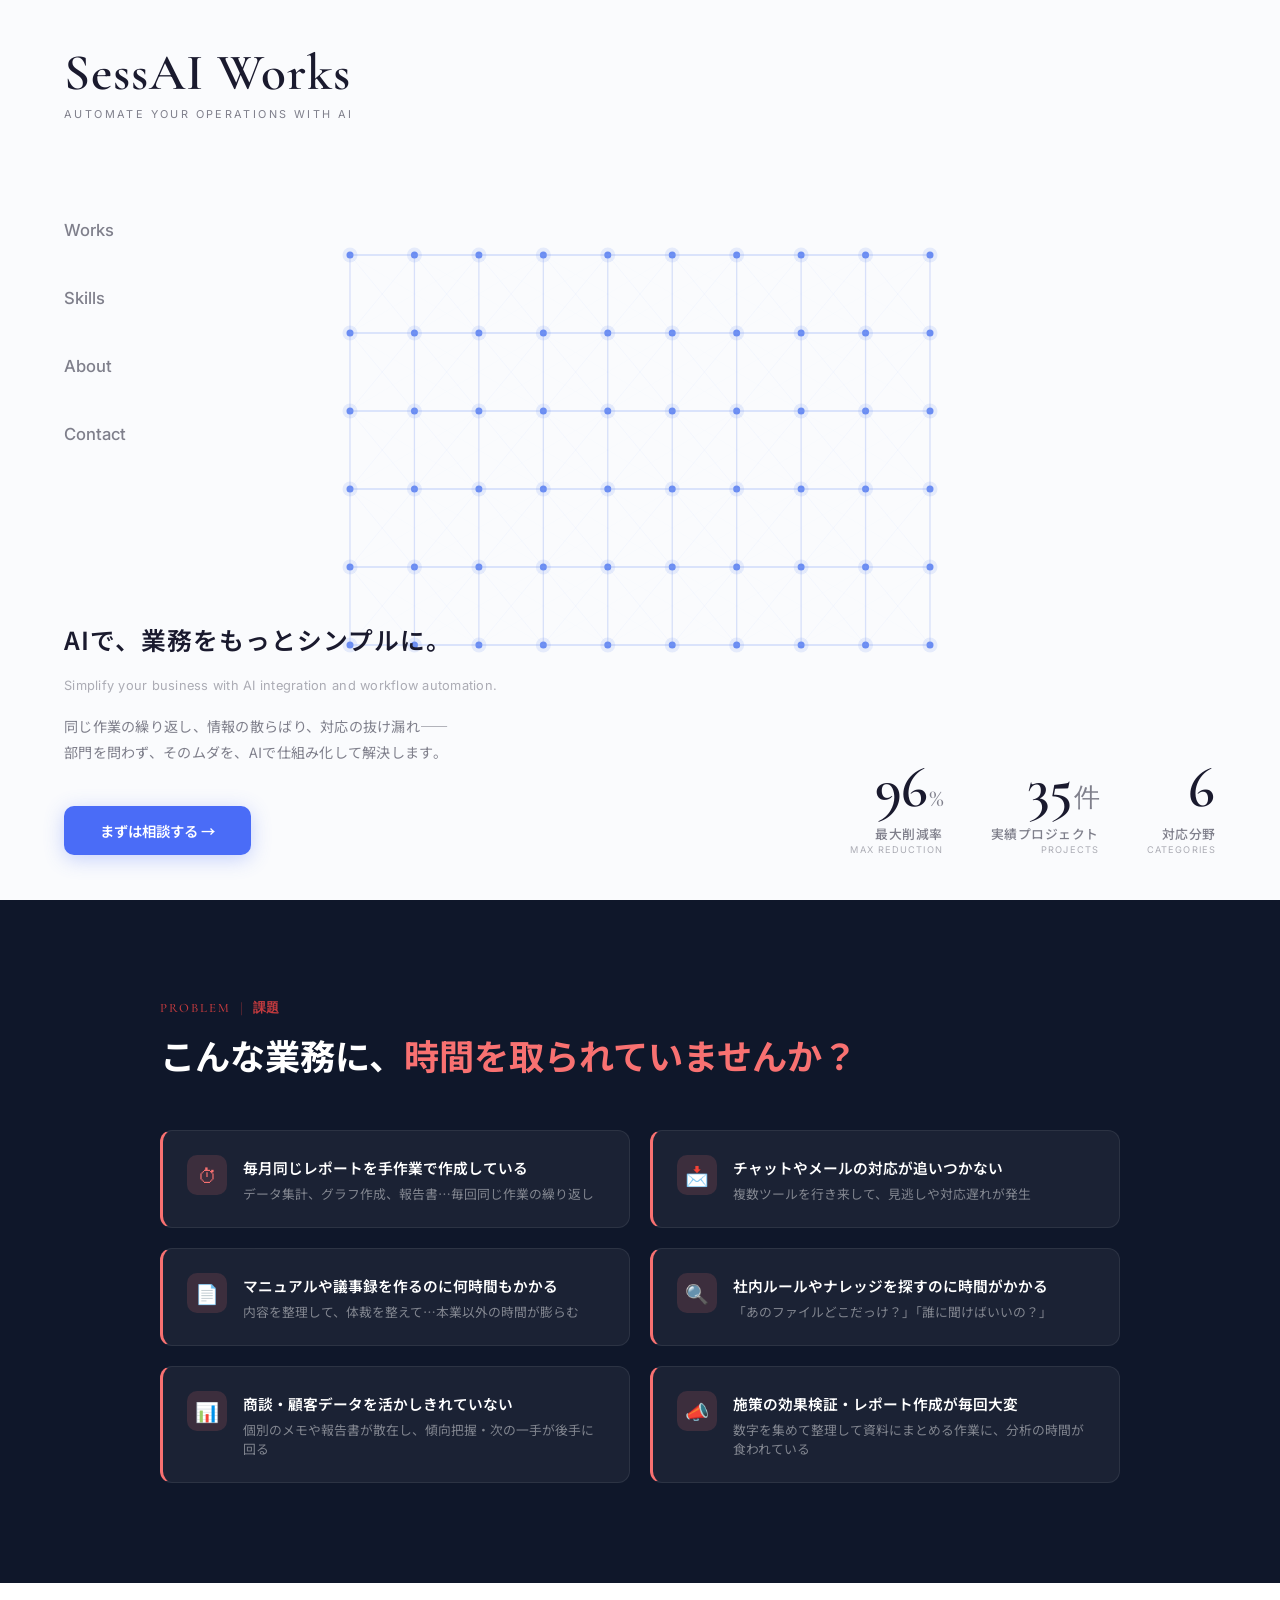
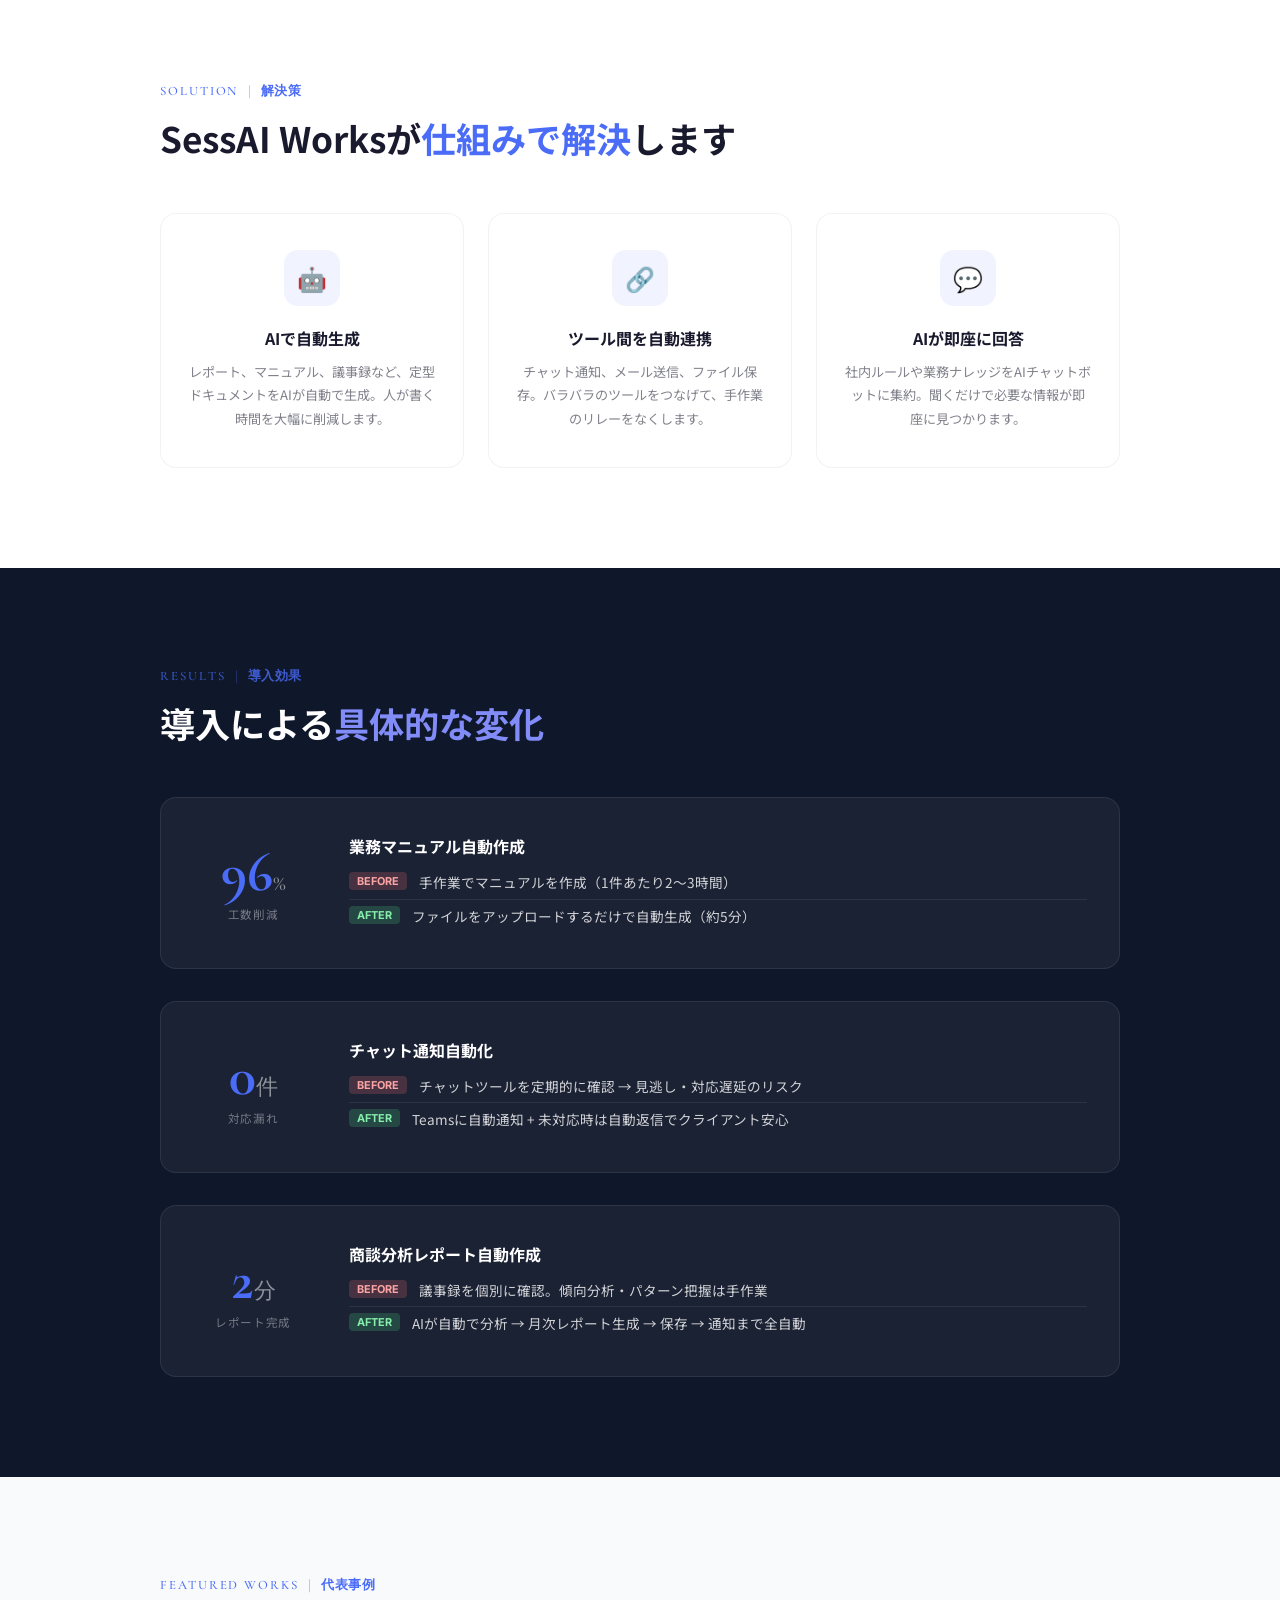
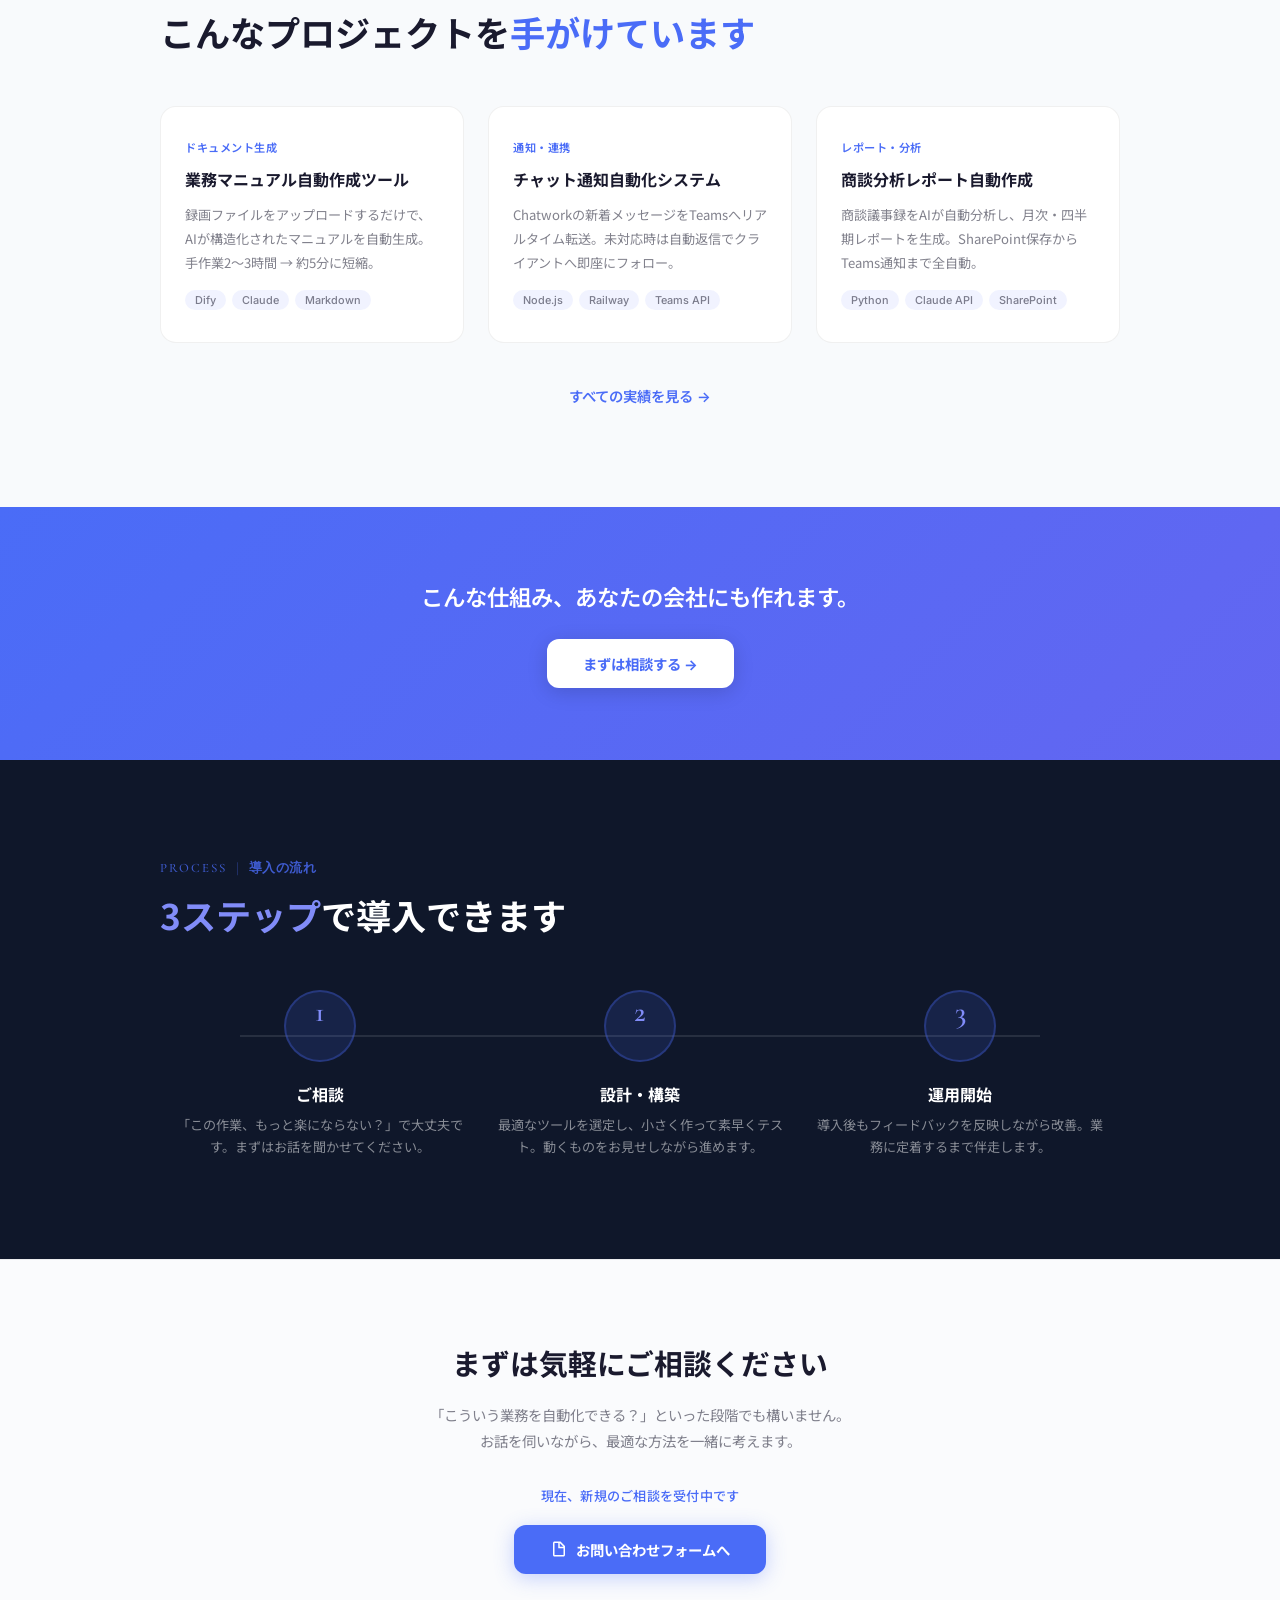
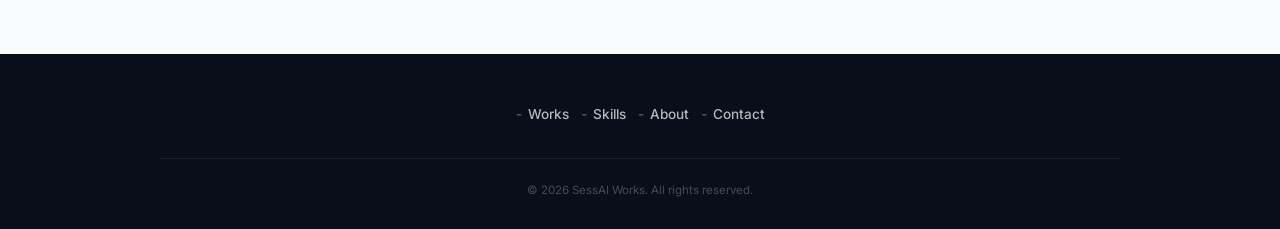
<file: index.html>
<!DOCTYPE html>
<html lang="ja">
<head>
<meta charset="UTF-8">
<meta name="viewport" content="width=device-width, initial-scale=1.0">
<title>SessAI Works — Automate your operations with AI</title>
<meta name="description" content="SessAI Works - AIやノーコードツールを活用した業務自動化。">
<!-- OGP -->
<meta property="og:title" content="SessAI Works — Automate your operations with AI">
<meta property="og:description" content="同じ作業の繰り返し、情報の散らばり、対応の抜け漏れ。部門を問わず、そのムダをAIで仕組み化して解決します。">
<meta property="og:type" content="website">
<meta property="og:url" content="https://sessai-works.github.io/">
<meta property="og:image" content="https://sessai-works.github.io/ogp.png">
<meta property="og:site_name" content="SessAI Works">
<meta property="og:locale" content="ja_JP">
<link rel="canonical" href="https://sessai-works.github.io/">
<meta name="twitter:card" content="summary_large_image">
<meta name="twitter:title" content="SessAI Works — Automate your operations with AI">
<meta name="twitter:description" content="同じ作業の繰り返し、情報の散らばり、対応の抜け漏れ。部門を問わず、そのムダをAIで仕組み化して解決します。">
<meta name="twitter:image" content="https://sessai-works.github.io/ogp.png">
<link rel="preconnect" href="https://fonts.googleapis.com">
<link rel="preconnect" href="https://fonts.gstatic.com" crossorigin>
<link href="https://fonts.googleapis.com/css2?family=Cormorant+Garamond:wght@400;500;600;700&family=Noto+Sans+JP:wght@300;400;500;600;700&family=Inter:wght@300;400;500;600;700&display=swap" rel="stylesheet">
<link rel="stylesheet" href="css/style.css">
<link rel="stylesheet" href="css/lp.css">
<script type="application/ld+json">
{
  "@context": "https://schema.org",
  "@graph": [
    {
      "@type": "Organization",
      "name": "SessAI Works",
      "url": "https://sessai-works.github.io/",
      "logo": "https://sessai-works.github.io/ogp.png",
      "description": "AIやノーコードツールを活用した業務自動化の支援サービス",
      "email": "sessai.works@gmail.com",
      "sameAs": []
    },
    {
      "@type": "WebSite",
      "name": "SessAI Works",
      "url": "https://sessai-works.github.io/",
      "description": "同じ作業の繰り返し、情報の散らばり、対応の抜け漏れ。部門を問わず、そのムダをAIで仕組み化して解決します。",
      "inLanguage": "ja"
    },
    {
      "@type": "ProfessionalService",
      "name": "SessAI Works",
      "url": "https://sessai-works.github.io/",
      "description": "AIやノーコードツールを活用した業務自動化の支援サービス",
      "serviceType": ["業務自動化", "AI導入支援", "ワークフロー構築"],
      "areaServed": "JP",
      "availableChannel": {
        "@type": "ServiceChannel",
        "serviceUrl": "https://forms.gle/avxAvwP63AWKmj4L9"
      }
    }
  ]
}
</script>
<link rel="stylesheet" href="css/animations.css">
</head>
<body class="page-lp">

<!-- ===== FIRST VIEW (既存) ===== -->
<canvas id="bg-canvas"></canvas>

<div class="home-overlay">
  <div class="home-identity wipe-group">
    <h1 class="brand-name wipe-reveal">SessAI Works</h1>
    <p class="brand-tagline wipe-reveal">Automate your operations with AI</p>
  </div>

  <nav class="home-nav reveal-up">
    <a href="works.html">Works</a>
    <a href="skills.html">Skills</a>
    <a href="about.html">About</a>
    <a href="contact.html">Contact</a>
  </nav>

  <div class="home-bottom">
    <div class="home-headline">
      <p class="headline-ja wipe-reveal">AIで、業務をもっとシンプルに。</p>
      <p class="headline-en wipe-reveal">Simplify your business with AI integration and workflow automation.</p>
      <p class="headline-target wipe-reveal">同じ作業の繰り返し、情報の散らばり、対応の抜け漏れ——<br>部門を問わず、そのムダを、AIで仕組み化して解決します。</p>
    </div>
    <div class="home-numbers reveal-up" id="home-numbers">
      <div class="number-item">
        <span class="number-value" id="stat-reduction">96<span class="number-unit">%</span></span>
        <span class="number-label">最大削減率<span class="number-label-en">Max Reduction</span></span>
      </div>
      <div class="number-item">
        <span class="number-value" id="stat-projects">22<span class="number-unit">件</span></span>
        <span class="number-label">実績プロジェクト<span class="number-label-en">Projects</span></span>
      </div>
      <div class="number-item">
        <span class="number-value" id="stat-categories">6</span>
        <span class="number-label">対応分野<span class="number-label-en">Categories</span></span>
      </div>
    </div>
    <a href="https://forms.gle/avxAvwP63AWKmj4L9" target="_blank" rel="noopener noreferrer" class="hero-cta-button reveal-up">まずは相談する →</a>
  </div>
</div>

<!-- ===== 1. PAIN POINTS — 課題提起 ===== -->
<section class="lp-section lp-pain">
  <div class="lp-inner">
    <p class="lp-section-label wipe-reveal">Problem<span class="label-ja">課題</span></p>
    <h2 class="lp-section-title wipe-reveal">こんな業務に、<span class="accent">時間を取られていませんか？</span></h2>
    <div class="lp-pain-list stagger-children">
      <div class="lp-pain-item">
        <div class="lp-pain-icon">⏱</div>
        <div>
          <div class="lp-pain-text">毎月同じレポートを手作業で作成している</div>
          <div class="lp-pain-sub">データ集計、グラフ作成、報告書…毎回同じ作業の繰り返し</div>
        </div>
      </div>
      <div class="lp-pain-item">
        <div class="lp-pain-icon">📩</div>
        <div>
          <div class="lp-pain-text">チャットやメールの対応が追いつかない</div>
          <div class="lp-pain-sub">複数ツールを行き来して、見逃しや対応遅れが発生</div>
        </div>
      </div>
      <div class="lp-pain-item">
        <div class="lp-pain-icon">📄</div>
        <div>
          <div class="lp-pain-text">マニュアルや議事録を作るのに何時間もかかる</div>
          <div class="lp-pain-sub">内容を整理して、体裁を整えて…本業以外の時間が膨らむ</div>
        </div>
      </div>
      <div class="lp-pain-item">
        <div class="lp-pain-icon">🔍</div>
        <div>
          <div class="lp-pain-text">社内ルールやナレッジを探すのに時間がかかる</div>
          <div class="lp-pain-sub">「あのファイルどこだっけ？」「誰に聞けばいいの？」</div>
        </div>
      </div>
      <div class="lp-pain-item">
        <div class="lp-pain-icon">📊</div>
        <div>
          <div class="lp-pain-text">商談・顧客データを活かしきれていない</div>
          <div class="lp-pain-sub">個別のメモや報告書が散在し、傾向把握・次の一手が後手に回る</div>
        </div>
      </div>
      <div class="lp-pain-item">
        <div class="lp-pain-icon">📣</div>
        <div>
          <div class="lp-pain-text">施策の効果検証・レポート作成が毎回大変</div>
          <div class="lp-pain-sub">数字を集めて整理して資料にまとめる作業に、分析の時間が食われている</div>
        </div>
      </div>
    </div>
  </div>
</section>

<!-- ===== 2. SOLUTION — 解決策 ===== -->
<section class="lp-section lp-solution">
  <div class="lp-inner">
    <p class="lp-section-label wipe-reveal">Solution<span class="label-ja">解決策</span></p>
    <h2 class="lp-section-title wipe-reveal">SessAI Worksが<br class="sp-only"><span class="accent">仕組みで解決</span>します</h2>
    <div class="lp-solution-grid stagger-children">
      <div class="lp-solution-card">
        <div class="lp-solution-icon">🤖</div>
        <h3>AIで自動生成</h3>
        <p>レポート、マニュアル、議事録など、定型ドキュメントをAIが自動で生成。人が書く時間を大幅に削減します。</p>
      </div>
      <div class="lp-solution-card">
        <div class="lp-solution-icon">🔗</div>
        <h3>ツール間を自動連携</h3>
        <p>チャット通知、メール送信、ファイル保存。バラバラのツールをつなげて、手作業のリレーをなくします。</p>
      </div>
      <div class="lp-solution-card">
        <div class="lp-solution-icon">💬</div>
        <h3>AIが即座に回答</h3>
        <p>社内ルールや業務ナレッジをAIチャットボットに集約。聞くだけで必要な情報が即座に見つかります。</p>
      </div>
    </div>
  </div>
</section>

<!-- ===== 3. RESULTS — Before/After 実績 ===== -->
<section class="lp-section lp-results">
  <div class="lp-inner">
    <p class="lp-section-label wipe-reveal">Results<span class="label-ja">導入効果</span></p>
    <h2 class="lp-section-title wipe-reveal">導入による<span class="accent">具体的な変化</span></h2>
    <div class="lp-results-grid" id="lp-results-grid">
      <!-- data.jsから動的に生成、フォールバックは下記 -->
      <div class="lp-result-item reveal-up">
        <div class="lp-result-number">
          <div class="big">96<span class="unit">%</span></div>
          <div class="label">工数削減</div>
        </div>
        <div class="lp-result-body">
          <h3>業務マニュアル自動作成</h3>
          <div class="lp-result-ba">
            <span class="lp-result-ba-tag before">Before</span>
            <span class="lp-result-ba-text">手作業でマニュアルを作成（1件あたり2〜3時間）</span>
          </div>
          <div class="lp-result-ba">
            <span class="lp-result-ba-tag after">After</span>
            <span class="lp-result-ba-text">ファイルをアップロードするだけで自動生成（約5分）</span>
          </div>
        </div>
      </div>
      <div class="lp-result-item reveal-up">
        <div class="lp-result-number">
          <div class="big">0<span class="unit">件</span></div>
          <div class="label">対応漏れ</div>
        </div>
        <div class="lp-result-body">
          <h3>チャット通知自動化</h3>
          <div class="lp-result-ba">
            <span class="lp-result-ba-tag before">Before</span>
            <span class="lp-result-ba-text">チャットツールを定期的に確認 → 見逃し・対応遅延のリスク</span>
          </div>
          <div class="lp-result-ba">
            <span class="lp-result-ba-tag after">After</span>
            <span class="lp-result-ba-text">Teamsに自動通知 + 未対応時は自動返信でクライアント安心</span>
          </div>
        </div>
      </div>
      <div class="lp-result-item reveal-up">
        <div class="lp-result-number">
          <div class="big">2<span class="unit">分</span></div>
          <div class="label">レポート完成</div>
        </div>
        <div class="lp-result-body">
          <h3>商談分析レポート自動作成</h3>
          <div class="lp-result-ba">
            <span class="lp-result-ba-tag before">Before</span>
            <span class="lp-result-ba-text">議事録を個別に確認。傾向分析・パターン把握は手作業</span>
          </div>
          <div class="lp-result-ba">
            <span class="lp-result-ba-tag after">After</span>
            <span class="lp-result-ba-text">AIが自動で分析 → 月次レポート生成 → 保存 → 通知まで全自動</span>
          </div>
        </div>
      </div>
    </div>
  </div>
</section>

<!-- ===== Featured Works — 代表事例 ===== -->
<section class="lp-section lp-featured">
  <div class="lp-inner">
    <p class="lp-section-label wipe-reveal">Featured Works<span class="label-ja">代表事例</span></p>
    <h2 class="lp-section-title wipe-reveal">こんなプロジェクトを<span class="accent">手がけています</span></h2>
    <div class="lp-featured-grid stagger-children">
      <div class="lp-featured-card">
        <div class="lp-featured-category">ドキュメント生成</div>
        <h3>業務マニュアル自動作成ツール</h3>
        <p>録画ファイルをアップロードするだけで、AIが構造化されたマニュアルを自動生成。手作業2〜3時間 → 約5分に短縮。</p>
        <div class="lp-featured-tools">
          <span>Dify</span><span>Claude</span><span>Markdown</span>
        </div>
      </div>
      <div class="lp-featured-card">
        <div class="lp-featured-category">通知・連携</div>
        <h3>チャット通知自動化システム</h3>
        <p>Chatworkの新着メッセージをTeamsへリアルタイム転送。未対応時は自動返信でクライアントへ即座にフォロー。</p>
        <div class="lp-featured-tools">
          <span>Node.js</span><span>Railway</span><span>Teams API</span>
        </div>
      </div>
      <div class="lp-featured-card">
        <div class="lp-featured-category">レポート・分析</div>
        <h3>商談分析レポート自動作成</h3>
        <p>商談議事録をAIが自動分析し、月次・四半期レポートを生成。SharePoint保存からTeams通知まで全自動。</p>
        <div class="lp-featured-tools">
          <span>Python</span><span>Claude API</span><span>SharePoint</span>
        </div>
      </div>
    </div>
    <div class="lp-featured-more reveal-up">
      <a href="works.html">すべての実績を見る →</a>
    </div>
  </div>
</section>

<!-- ===== Mid CTA — Results直後 ===== -->
<section class="lp-mid-cta">
  <div class="lp-inner">
    <p class="lp-mid-cta-text reveal-up">こんな仕組み、<br class="sp-only">あなたの会社にも作れます。</p>
    <a href="https://forms.gle/avxAvwP63AWKmj4L9" target="_blank" rel="noopener noreferrer" class="lp-cta-button reveal-up">まずは相談する →</a>
  </div>
</section>

<!-- ===== 4. PROCESS — 導入の流れ（ダーク背景） ===== -->
<section class="lp-section lp-process">
  <div class="lp-inner">
    <p class="lp-section-label wipe-reveal">Process<span class="label-ja">導入の流れ</span></p>
    <h2 class="lp-section-title wipe-reveal"><span class="accent">3ステップ</span>で導入できます</h2>
    <div class="lp-process-steps stagger-children">
      <div class="lp-process-step">
        <div class="lp-step-number">1</div>
        <div class="lp-step-title">ご相談</div>
        <div class="lp-step-desc">「この作業、もっと楽にならない？」で大丈夫です。まずはお話を聞かせてください。</div>
      </div>
      <div class="lp-process-step">
        <div class="lp-step-number">2</div>
        <div class="lp-step-title">設計・構築</div>
        <div class="lp-step-desc">最適なツールを選定し、小さく作って素早くテスト。動くものをお見せしながら進めます。</div>
      </div>
      <div class="lp-process-step">
        <div class="lp-step-number">3</div>
        <div class="lp-step-title">運用開始</div>
        <div class="lp-step-desc">導入後もフィードバックを反映しながら改善。業務に定着するまで伴走します。</div>
      </div>
    </div>
  </div>
</section>

<!-- ===== 5. CTA — お問い合わせ ===== -->
<section class="lp-cta">
  <div class="lp-inner">
    <h2 class="lp-cta-title reveal-up">まずは気軽にご相談ください</h2>
    <p class="lp-cta-desc reveal-up">「こういう業務を自動化できる？」といった段階でも構いません。<br>お話を伺いながら、最適な方法を一緒に考えます。</p>
    <p class="lp-cta-availability reveal-up">現在、新規のご相談を受付中です</p>
    <a href="https://forms.gle/avxAvwP63AWKmj4L9" target="_blank" rel="noopener noreferrer" class="lp-cta-button reveal-up">
      <svg viewBox="0 0 24 24"><path d="M14 2H6c-1.1 0-2 .9-2 2v16c0 1.1.9 2 2 2h12c1.1 0 2-.9 2-2V8l-6-6zm-1 2l5 5h-5V4zM6 20V4h5v7h7v9H6z"/></svg>
      お問い合わせフォームへ
    </a>
  </div>
</section>

<!-- Footer -->
<footer class="lp-footer">
  <div class="lp-footer-nav-buttons">
    <a href="works.html">Works</a>
    <a href="skills.html">Skills</a>
    <a href="about.html">About</a>
    <a href="contact.html">Contact</a>
  </div>
  <div class="lp-footer-bottom">
    <p>&copy; 2026 SessAI Works. All rights reserved.</p>
  </div>
</footer>

<script src="js/main.js"></script>
<script src="js/animations.js"></script>
</body>
</html>
</file>
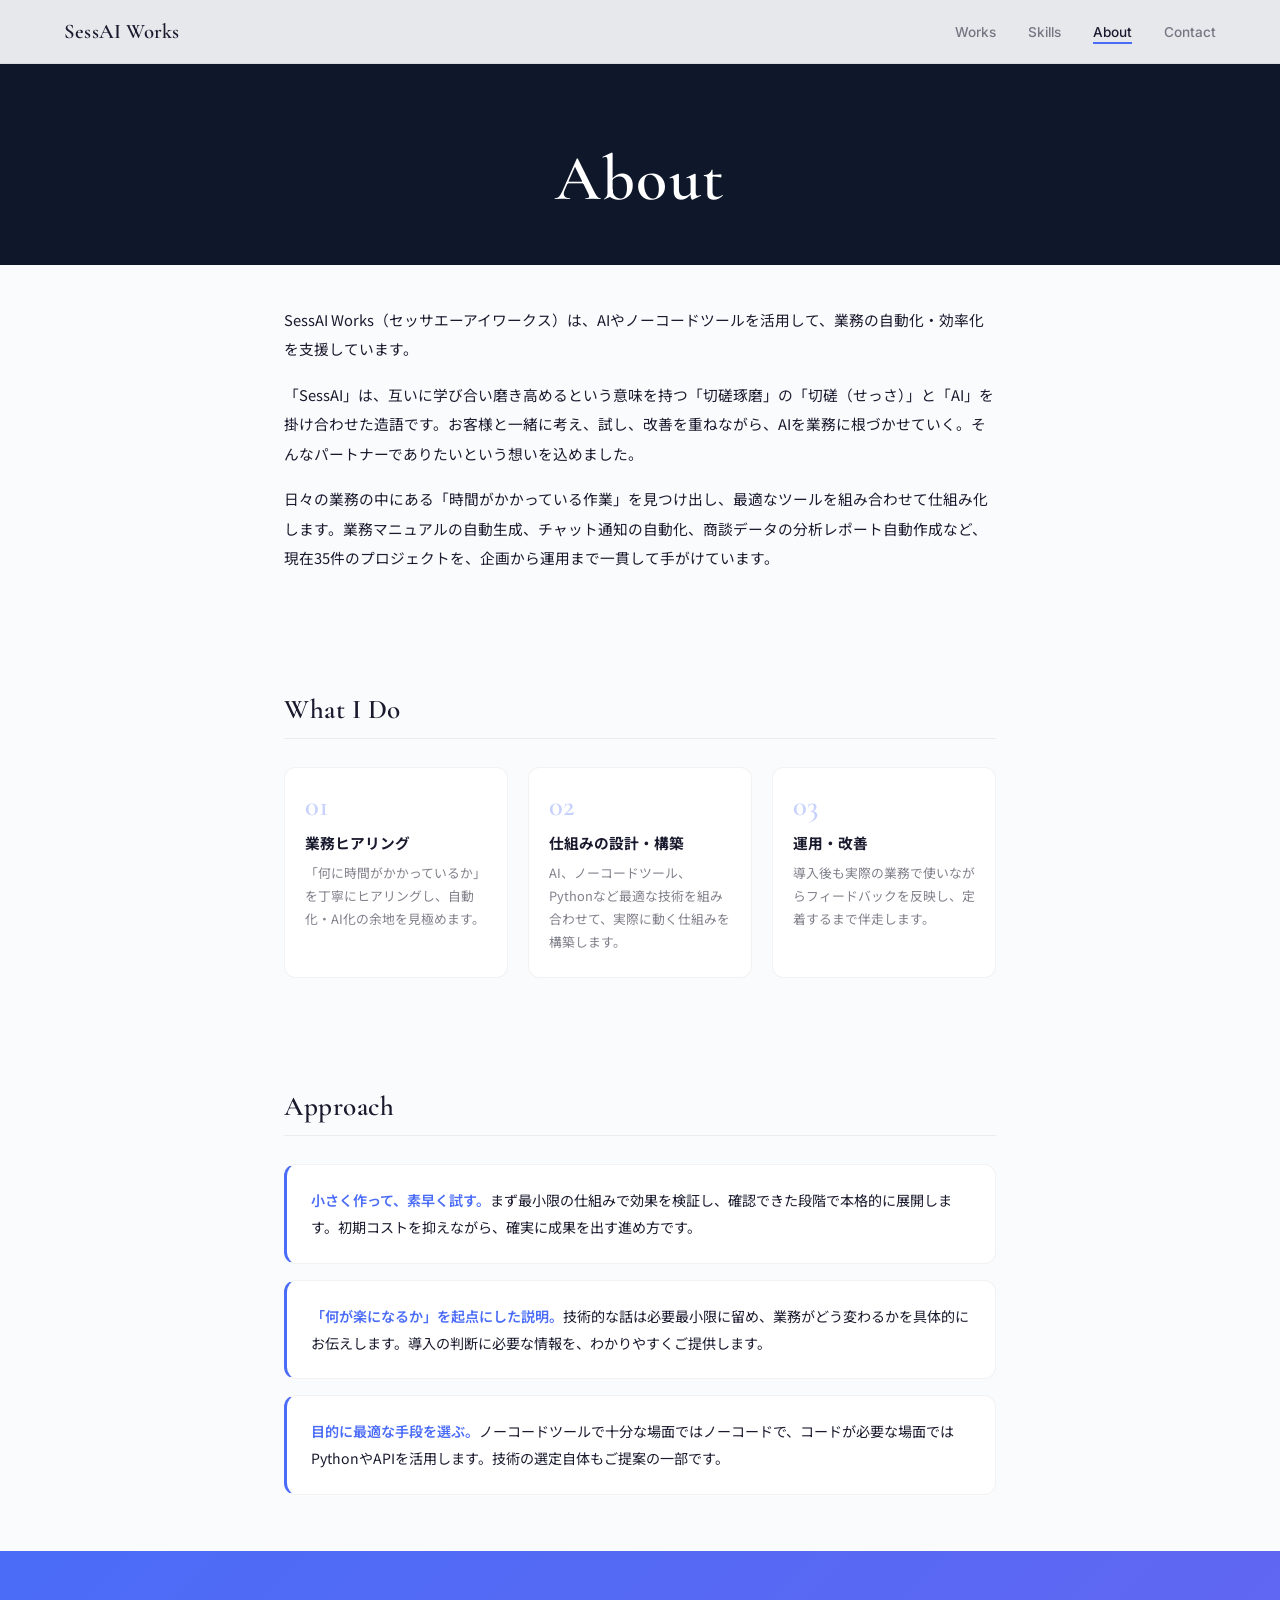
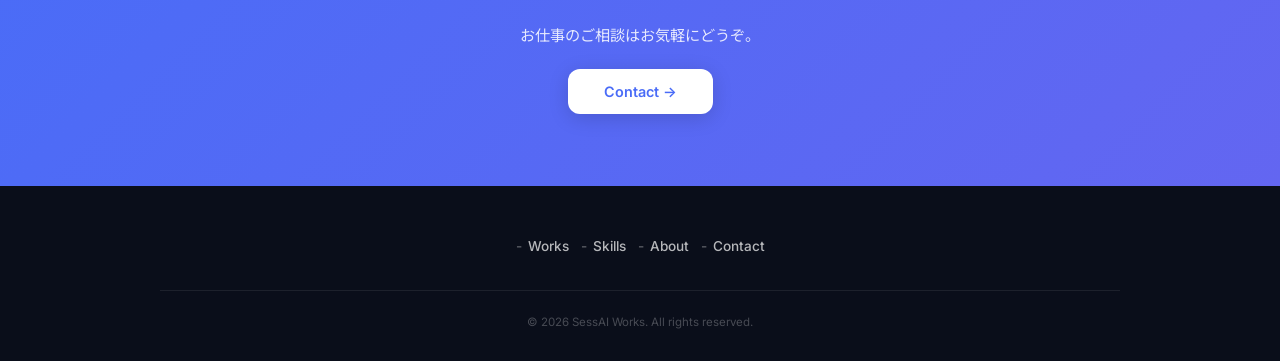
<file: about.html>
<!DOCTYPE html>
<html lang="ja">
<head>
<meta charset="UTF-8">
<meta name="viewport" content="width=device-width, initial-scale=1.0">
<title>About — SessAI Works</title>
<meta name="description" content="SessAI Works について。AIやノーコードツールを活用した業務自動化の支援サービス。">
<meta property="og:title" content="About — SessAI Works">
<meta property="og:description" content="SessAI Worksは「切磋（せっさ）」+「AI」の造語。切磋琢磨の精神でAIを活用し、業務自動化を支援するパートナーです。">
<meta property="og:type" content="website">
<meta property="og:url" content="https://sessai-works.github.io/about.html">
<meta property="og:image" content="https://sessai-works.github.io/ogp.png">
<meta property="og:site_name" content="SessAI Works">
<meta property="og:locale" content="ja_JP">
<link rel="canonical" href="https://sessai-works.github.io/about.html">
<meta name="twitter:card" content="summary_large_image">
<meta name="twitter:title" content="About — SessAI Works">
<meta name="twitter:description" content="SessAI Worksは「切磋（せっさ）」+「AI」の造語。切磋琢磨の精神でAIを活用し、業務自動化を支援するパートナーです。">
<meta name="twitter:image" content="https://sessai-works.github.io/ogp.png">
<link rel="preconnect" href="https://fonts.googleapis.com">
<link rel="preconnect" href="https://fonts.gstatic.com" crossorigin>
<link href="https://fonts.googleapis.com/css2?family=Cormorant+Garamond:wght@400;500;600;700&family=Noto+Sans+JP:wght@300;400;500;600;700&family=Inter:wght@300;400;500;600;700&display=swap" rel="stylesheet">
<link rel="stylesheet" href="css/style.css">
<link rel="stylesheet" href="css/works.css">
<script type="application/ld+json">
{
  "@context": "https://schema.org",
  "@type": "BreadcrumbList",
  "itemListElement": [
    { "@type": "ListItem", "position": 1, "name": "Home", "item": "https://sessai-works.github.io/" },
    { "@type": "ListItem", "position": 2, "name": "About", "item": "https://sessai-works.github.io/about.html" }
  ]
}
</script>
<link rel="stylesheet" href="css/about.css">
<link rel="stylesheet" href="css/animations.css">
</head>
<body class="page-about">

<!-- Navigation -->
<nav class="page-nav">
  <a href="index.html" class="page-nav-logo">SessAI Works</a>
  <div class="page-nav-links">
    <a href="works.html">Works</a>
    <a href="skills.html">Skills</a>
    <a href="about.html" class="active">About</a>
    <a href="contact.html">Contact</a>
  </div>
  <button class="page-nav-hamburger" id="hamburger" aria-label="メニュー">
    <span></span><span></span><span></span>
  </button>
</nav>

<div class="page-nav-mobile" id="nav-mobile">
  <a href="works.html" onclick="closeMenu()">Works</a>
  <a href="skills.html" onclick="closeMenu()">Skills</a>
  <a href="about.html" class="active" onclick="closeMenu()">About</a>
  <a href="contact.html" onclick="closeMenu()">Contact</a>
</div>

<!-- Hero -->
<header class="about-hero">
  <div class="about-hero-inner">
    <h1 class="about-hero-title wipe-reveal">About</h1>
  </div>
</header>

<!-- Profile -->
<main class="about-content">

  <section class="about-profile reveal-up">
    <div class="about-profile-text">
      <p class="about-intro">
        SessAI Works（セッサエーアイワークス）は、AIやノーコードツールを活用して、業務の自動化・効率化を支援しています。
      </p>
      <p class="about-intro">
        「SessAI」は、互いに学び合い磨き高めるという意味を持つ「切磋琢磨」の「切磋（せっさ）」と「AI」を掛け合わせた造語です。お客様と一緒に考え、試し、改善を重ねながら、AIを業務に根づかせていく。そんなパートナーでありたいという想いを込めました。
      </p>
      <p class="about-intro">
        日々の業務の中にある「時間がかかっている作業」を見つけ出し、最適なツールを組み合わせて仕組み化します。業務マニュアルの自動生成、チャット通知の自動化、商談データの分析レポート自動作成など、現在<span id="about-project-count">15件以上</span>のプロジェクトを、企画から運用まで一貫して手がけています。
      </p>
    </div>
  </section>

  <!-- What I Do -->
  <section class="about-section">
    <h2 class="about-section-title wipe-reveal">What I Do</h2>
    <div class="about-values stagger-children">
      <div class="about-value">
        <div class="about-value-number">01</div>
        <h3 class="about-value-title">業務ヒアリング</h3>
        <p class="about-value-desc">「何に時間がかかっているか」を丁寧にヒアリングし、自動化・AI化の余地を見極めます。</p>
      </div>
      <div class="about-value">
        <div class="about-value-number">02</div>
        <h3 class="about-value-title">仕組みの設計・構築</h3>
        <p class="about-value-desc">AI、ノーコードツール、Pythonなど最適な技術を組み合わせて、実際に動く仕組みを構築します。</p>
      </div>
      <div class="about-value">
        <div class="about-value-number">03</div>
        <h3 class="about-value-title">運用・改善</h3>
        <p class="about-value-desc">導入後も実際の業務で使いながらフィードバックを反映し、定着するまで伴走します。</p>
      </div>
    </div>
  </section>

  <!-- Approach -->
  <section class="about-section">
    <h2 class="about-section-title wipe-reveal">Approach</h2>
    <div class="about-approach stagger-children">
      <div class="about-approach-item">
        <p class="about-approach-text"><strong>小さく作って、素早く試す。</strong>まず最小限の仕組みで効果を検証し、確認できた段階で本格的に展開します。初期コストを抑えながら、確実に成果を出す進め方です。</p>
      </div>
      <div class="about-approach-item">
        <p class="about-approach-text"><strong>「何が楽になるか」を起点にした説明。</strong>技術的な話は必要最小限に留め、業務がどう変わるかを具体的にお伝えします。導入の判断に必要な情報を、わかりやすくご提供します。</p>
      </div>
      <div class="about-approach-item">
        <p class="about-approach-text"><strong>目的に最適な手段を選ぶ。</strong>ノーコードツールで十分な場面ではノーコードで、コードが必要な場面ではPythonやAPIを活用します。技術の選定自体もご提案の一部です。</p>
      </div>
    </div>
  </section>

  <!-- CTA -->
  <section class="about-cta reveal-up">
    <p class="about-cta-text">お仕事のご相談はお気軽にどうぞ。</p>
    <a href="contact.html" class="about-cta-button">Contact &rarr;</a>
  </section>

</main>

<!-- Footer -->
<footer class="page-footer">
  <div class="page-footer-nav-buttons">
    <a href="works.html">Works</a>
    <a href="skills.html">Skills</a>
    <a href="about.html">About</a>
    <a href="contact.html">Contact</a>
  </div>
  <div class="page-footer-bottom">
    <p>&copy; 2026 SessAI Works. All rights reserved.</p>
  </div>
</footer>

<script>
// Auto-fill the project count from the same anonymized snapshot the Works page
// uses, so this sentence never goes stale. Fail-safe: if the data can't load,
// the HTML keeps its "15件以上" fallback (an "or more" phrase never lies).
(function() {
  var el = document.getElementById('about-project-count');
  if (!el) return;
  var s = document.createElement('script');
  s.src = 'js/works-data.js';
  s.onload = function() {
    if (typeof DASHBOARD_DATA !== 'undefined' && DASHBOARD_DATA.summary &&
        typeof DASHBOARD_DATA.summary.totalProjects === 'number') {
      el.textContent = DASHBOARD_DATA.summary.totalProjects + '件';
    }
  };
  document.head.appendChild(s);
})();
(function() {
  var hamburger = document.getElementById('hamburger');
  var mobileNav = document.getElementById('nav-mobile');
  if (hamburger && mobileNav) {
    hamburger.addEventListener('click', function() {
      hamburger.classList.toggle('active');
      mobileNav.classList.toggle('open');
      document.body.style.overflow = mobileNav.classList.contains('open') ? 'hidden' : '';
    });
  }
})();
function closeMenu() {
  var hamburger = document.getElementById('hamburger');
  var mobileNav = document.getElementById('nav-mobile');
  if (hamburger) hamburger.classList.remove('active');
  if (mobileNav) mobileNav.classList.remove('open');
  document.body.style.overflow = '';
}
</script>
<script src="js/animations.js"></script>
</body>
</html>
</file>
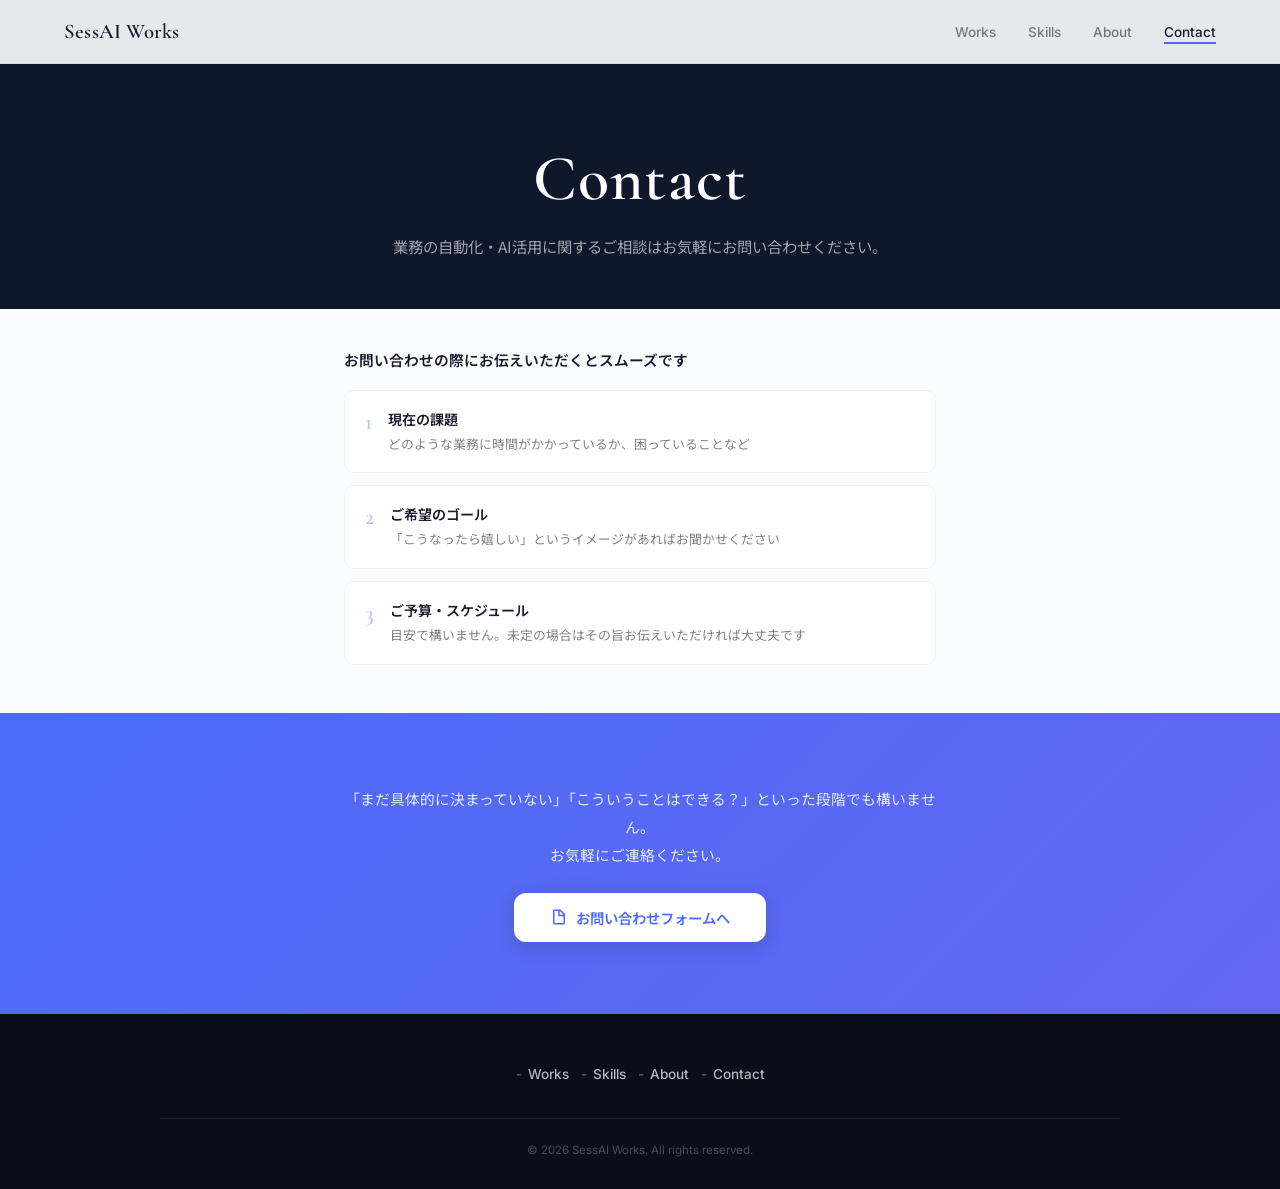
<file: contact.html>
<!DOCTYPE html>
<html lang="ja">
<head>
<meta charset="UTF-8">
<meta name="viewport" content="width=device-width, initial-scale=1.0">
<title>Contact — SessAI Works</title>
<meta name="description" content="SessAI Works へのお問い合わせ。業務自動化・AI活用のご相談はお気軽にどうぞ。">
<meta property="og:title" content="Contact — SessAI Works">
<meta property="og:description" content="業務自動化・AI活用のご相談はお気軽にどうぞ。「こういう業務を自動化できる？」という段階でも構いません。">
<meta property="og:type" content="website">
<meta property="og:url" content="https://sessai-works.github.io/contact.html">
<meta property="og:image" content="https://sessai-works.github.io/ogp.png">
<meta property="og:site_name" content="SessAI Works">
<meta property="og:locale" content="ja_JP">
<link rel="canonical" href="https://sessai-works.github.io/contact.html">
<meta name="twitter:card" content="summary_large_image">
<meta name="twitter:title" content="Contact — SessAI Works">
<meta name="twitter:description" content="業務自動化・AI活用のご相談はお気軽にどうぞ。「こういう業務を自動化できる？」という段階でも構いません。">
<meta name="twitter:image" content="https://sessai-works.github.io/ogp.png">
<link rel="preconnect" href="https://fonts.googleapis.com">
<link rel="preconnect" href="https://fonts.gstatic.com" crossorigin>
<link href="https://fonts.googleapis.com/css2?family=Cormorant+Garamond:wght@400;500;600;700&family=Noto+Sans+JP:wght@300;400;500;600;700&family=Inter:wght@300;400;500;600;700&display=swap" rel="stylesheet">
<link rel="stylesheet" href="css/style.css">
<link rel="stylesheet" href="css/works.css">
<script type="application/ld+json">
{
  "@context": "https://schema.org",
  "@type": "BreadcrumbList",
  "itemListElement": [
    { "@type": "ListItem", "position": 1, "name": "Home", "item": "https://sessai-works.github.io/" },
    { "@type": "ListItem", "position": 2, "name": "Contact", "item": "https://sessai-works.github.io/contact.html" }
  ]
}
</script>
<link rel="stylesheet" href="css/contact.css">
<link rel="stylesheet" href="css/animations.css">
</head>
<body class="page-contact">

<!-- Navigation -->
<nav class="page-nav">
  <a href="index.html" class="page-nav-logo">SessAI Works</a>
  <div class="page-nav-links">
    <a href="works.html">Works</a>
    <a href="skills.html">Skills</a>
    <a href="about.html">About</a>
    <a href="contact.html" class="active">Contact</a>
  </div>
  <button class="page-nav-hamburger" id="hamburger" aria-label="メニュー">
    <span></span><span></span><span></span>
  </button>
</nav>

<div class="page-nav-mobile" id="nav-mobile">
  <a href="works.html" onclick="closeMenu()">Works</a>
  <a href="skills.html" onclick="closeMenu()">Skills</a>
  <a href="about.html" onclick="closeMenu()">About</a>
  <a href="contact.html" class="active" onclick="closeMenu()">Contact</a>
</div>

<!-- Hero -->
<header class="contact-hero">
  <div class="contact-hero-inner wipe-group">
    <h1 class="contact-hero-title wipe-reveal">Contact</h1>
    <p class="contact-hero-subtitle wipe-reveal">業務の自動化・AI活用に関するご相談はお気軽にお問い合わせください。</p>
  </div>
</header>

<!-- Content -->
<main class="contact-content">

  <!-- What to include -->
  <section class="contact-guide reveal-up">
    <h2 class="contact-guide-title">お問い合わせの際にお伝えいただくとスムーズです</h3>
    <div class="contact-guide-items">
      <div class="contact-guide-item">
        <div class="contact-guide-number">1</div>
        <div>
          <h3 class="contact-guide-item-title">現在の課題</h4>
          <p class="contact-guide-item-desc">どのような業務に時間がかかっているか、困っていることなど</p>
        </div>
      </div>
      <div class="contact-guide-item">
        <div class="contact-guide-number">2</div>
        <div>
          <h3 class="contact-guide-item-title">ご希望のゴール</h4>
          <p class="contact-guide-item-desc">「こうなったら嬉しい」というイメージがあればお聞かせください</p>
        </div>
      </div>
      <div class="contact-guide-item">
        <div class="contact-guide-number">3</div>
        <div>
          <h3 class="contact-guide-item-title">ご予算・スケジュール</h4>
          <p class="contact-guide-item-desc">目安で構いません。未定の場合はその旨お伝えいただければ大丈夫です</p>
        </div>
      </div>
    </div>
  </section>

  <!-- Note -->
  <section class="contact-note-section reveal-up">
    <p class="contact-note-text">
      「まだ具体的に決まっていない」「こういうことはできる？」といった段階でも構いません。<br>
      お気軽にご連絡ください。
    </p>
    <a href="https://forms.gle/avxAvwP63AWKmj4L9" target="_blank" rel="noopener noreferrer" class="contact-cta-button">
      <svg viewBox="0 0 24 24" fill="currentColor" width="18" height="18"><path d="M14 2H6c-1.1 0-2 .9-2 2v16c0 1.1.9 2 2 2h12c1.1 0 2-.9 2-2V8l-6-6zm-1 2l5 5h-5V4zM6 20V4h5v7h7v9H6z"/></svg>
      お問い合わせフォームへ
    </a>
  </section>

</main>

<!-- Footer -->
<footer class="page-footer">
  <div class="page-footer-nav-buttons">
    <a href="works.html">Works</a>
    <a href="skills.html">Skills</a>
    <a href="about.html">About</a>
    <a href="contact.html">Contact</a>
  </div>
  <div class="page-footer-bottom">
    <p>&copy; 2026 SessAI Works. All rights reserved.</p>
  </div>
</footer>

<script>
(function() {
  var hamburger = document.getElementById('hamburger');
  var mobileNav = document.getElementById('nav-mobile');
  if (hamburger && mobileNav) {
    hamburger.addEventListener('click', function() {
      hamburger.classList.toggle('active');
      mobileNav.classList.toggle('open');
      document.body.style.overflow = mobileNav.classList.contains('open') ? 'hidden' : '';
    });
  }
})();
function closeMenu() {
  var hamburger = document.getElementById('hamburger');
  var mobileNav = document.getElementById('nav-mobile');
  if (hamburger) hamburger.classList.remove('active');
  if (mobileNav) mobileNav.classList.remove('open');
  document.body.style.overflow = '';
}
</script>
<script src="js/animations.js"></script>
</body>
</html>
</file>
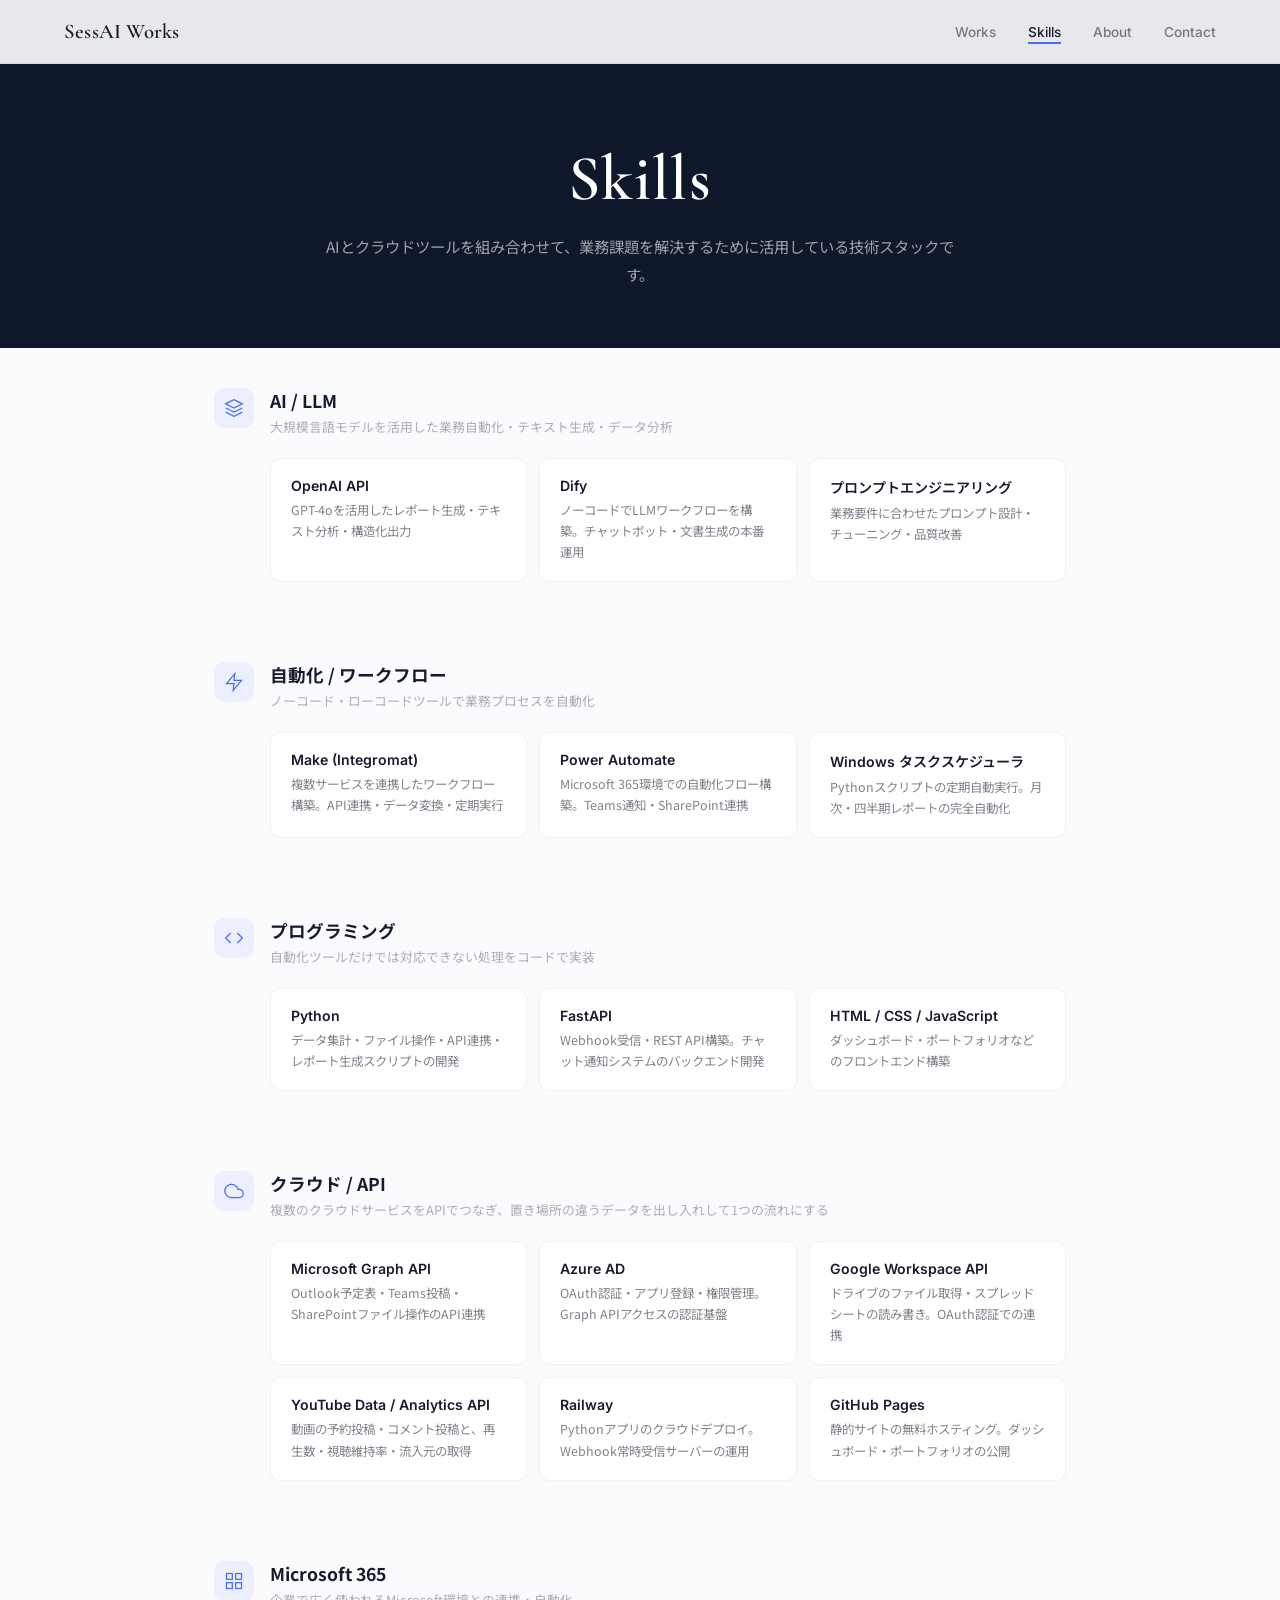
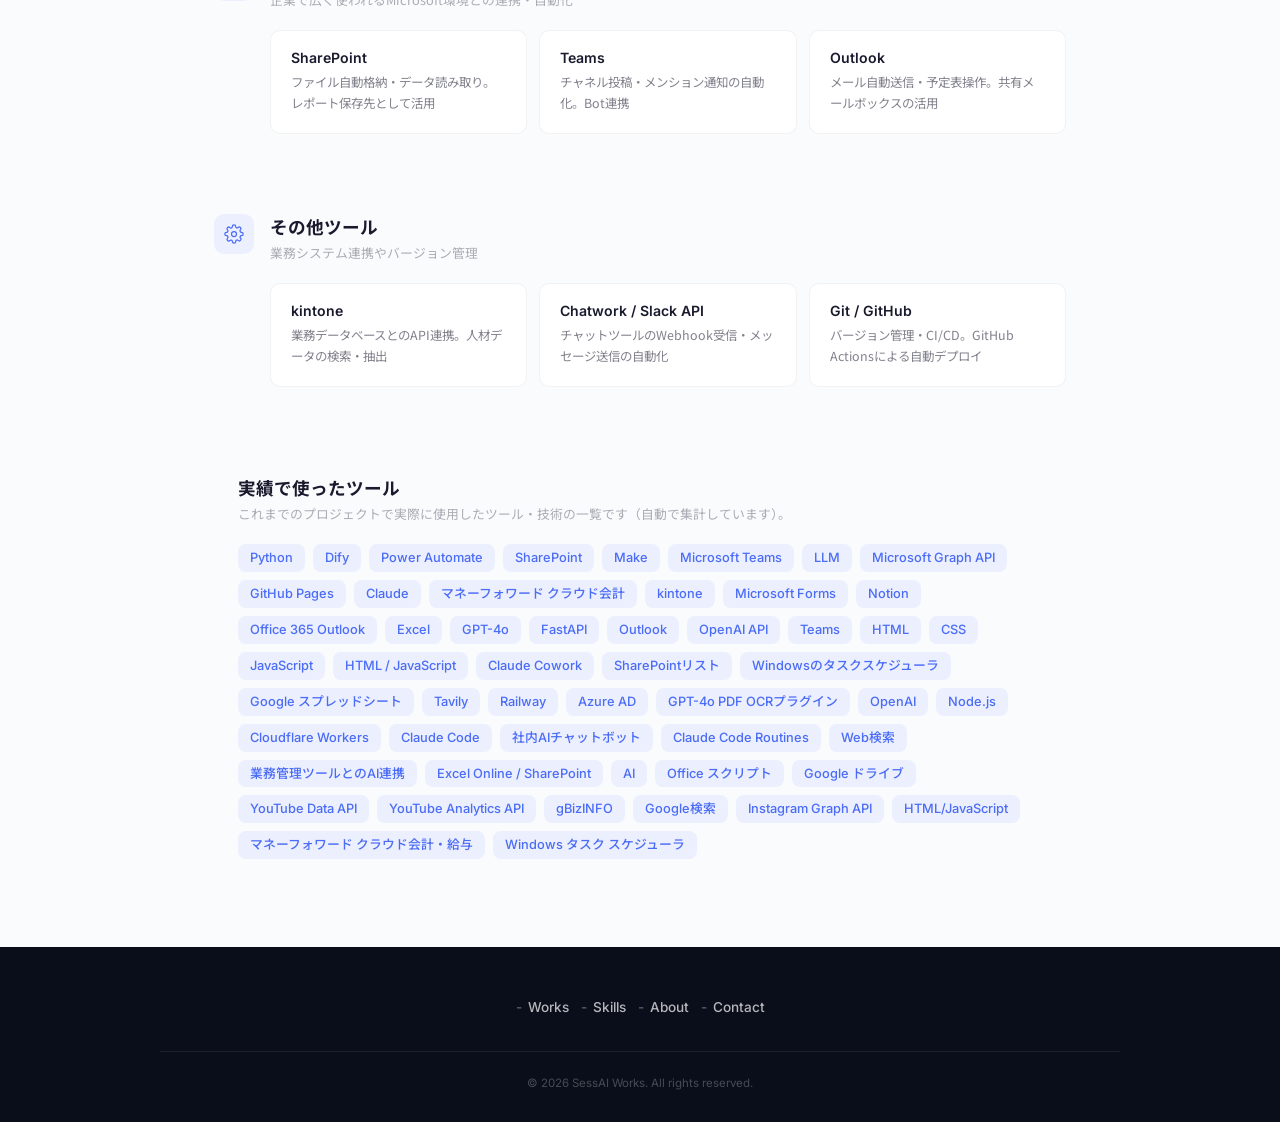
<file: skills.html>
<!DOCTYPE html>
<html lang="ja">
<head>
<meta charset="UTF-8">
<meta name="viewport" content="width=device-width, initial-scale=1.0">
<title>Skills — SessAI Works</title>
<meta name="description" content="SessAI Works のスキル・技術スタック。AI・自動化・クラウドツールを活用した業務効率化。">
<meta property="og:title" content="Skills — SessAI Works">
<meta property="og:description" content="AI・自動化・クラウドツールの技術スタック。Dify、Python、Claude API、Power Automateなど6カテゴリの技術で業務を効率化。">
<meta property="og:type" content="website">
<meta property="og:url" content="https://sessai-works.github.io/skills.html">
<meta property="og:image" content="https://sessai-works.github.io/ogp.png">
<meta property="og:site_name" content="SessAI Works">
<meta property="og:locale" content="ja_JP">
<link rel="canonical" href="https://sessai-works.github.io/skills.html">
<meta name="twitter:card" content="summary_large_image">
<meta name="twitter:title" content="Skills — SessAI Works">
<meta name="twitter:description" content="AI・自動化・クラウドツールの技術スタック。Dify、Python、Claude API、Power Automateなど6カテゴリの技術で業務を効率化。">
<meta name="twitter:image" content="https://sessai-works.github.io/ogp.png">
<link rel="preconnect" href="https://fonts.googleapis.com">
<link rel="preconnect" href="https://fonts.gstatic.com" crossorigin>
<link href="https://fonts.googleapis.com/css2?family=Cormorant+Garamond:wght@400;500;600;700&family=Noto+Sans+JP:wght@300;400;500;600;700&family=Inter:wght@300;400;500;600;700&display=swap" rel="stylesheet">
<link rel="stylesheet" href="css/style.css">
<link rel="stylesheet" href="css/works.css">
<script type="application/ld+json">
{
  "@context": "https://schema.org",
  "@type": "BreadcrumbList",
  "itemListElement": [
    { "@type": "ListItem", "position": 1, "name": "Home", "item": "https://sessai-works.github.io/" },
    { "@type": "ListItem", "position": 2, "name": "Skills", "item": "https://sessai-works.github.io/skills.html" }
  ]
}
</script>
<link rel="stylesheet" href="css/skills.css">
<link rel="stylesheet" href="css/animations.css">
</head>
<body class="page-skills">

<!-- Navigation -->
<nav class="page-nav">
  <a href="index.html" class="page-nav-logo">SessAI Works</a>
  <div class="page-nav-links">
    <a href="works.html">Works</a>
    <a href="skills.html" class="active">Skills</a>
    <a href="about.html">About</a>
    <a href="contact.html">Contact</a>
  </div>
  <button class="page-nav-hamburger" id="hamburger" aria-label="メニュー">
    <span></span><span></span><span></span>
  </button>
</nav>

<div class="page-nav-mobile" id="nav-mobile">
  <a href="works.html" onclick="closeMenu()">Works</a>
  <a href="skills.html" class="active" onclick="closeMenu()">Skills</a>
  <a href="about.html" onclick="closeMenu()">About</a>
  <a href="contact.html" onclick="closeMenu()">Contact</a>
</div>

<!-- Hero -->
<header class="skills-hero">
  <div class="skills-hero-inner wipe-group">
    <h1 class="skills-hero-title wipe-reveal">Skills</h1>
    <p class="skills-hero-subtitle wipe-reveal">AIとクラウドツールを組み合わせて、業務課題を解決するために活用している技術スタックです。</p>
  </div>
</header>

<!-- Skills Grid -->
<main class="skills-content">

  <!-- AI / LLM -->
  <section class="skill-category reveal-up">
    <div class="skill-category-header">
      <div class="skill-category-icon">
        <svg viewBox="0 0 24 24" fill="none" stroke="currentColor" stroke-width="1.5"><path d="M12 2L2 7l10 5 10-5-10-5z"/><path d="M2 17l10 5 10-5"/><path d="M2 12l10 5 10-5"/></svg>
      </div>
      <div>
        <h2 class="skill-category-title">AI / LLM</h2>
        <p class="skill-category-desc">大規模言語モデルを活用した業務自動化・テキスト生成・データ分析</p>
      </div>
    </div>
    <div class="skill-items">
      <div class="skill-item">
        <div class="skill-item-name">OpenAI API</div>
        <div class="skill-item-detail">GPT-4oを活用したレポート生成・テキスト分析・構造化出力</div>
      </div>
      <div class="skill-item">
        <div class="skill-item-name">Dify</div>
        <div class="skill-item-detail">ノーコードでLLMワークフローを構築。チャットボット・文書生成の本番運用</div>
      </div>
      <div class="skill-item">
        <div class="skill-item-name">プロンプトエンジニアリング</div>
        <div class="skill-item-detail">業務要件に合わせたプロンプト設計・チューニング・品質改善</div>
      </div>
    </div>
  </section>

  <!-- Automation -->
  <section class="skill-category reveal-up">
    <div class="skill-category-header">
      <div class="skill-category-icon">
        <svg viewBox="0 0 24 24" fill="none" stroke="currentColor" stroke-width="1.5"><path d="M13 2L3 14h9l-1 8 10-12h-9l1-8z"/></svg>
      </div>
      <div>
        <h2 class="skill-category-title">自動化 / ワークフロー</h2>
        <p class="skill-category-desc">ノーコード・ローコードツールで業務プロセスを自動化</p>
      </div>
    </div>
    <div class="skill-items">
      <div class="skill-item">
        <div class="skill-item-name">Make (Integromat)</div>
        <div class="skill-item-detail">複数サービスを連携したワークフロー構築。API連携・データ変換・定期実行</div>
      </div>
      <div class="skill-item">
        <div class="skill-item-name">Power Automate</div>
        <div class="skill-item-detail">Microsoft 365環境での自動化フロー構築。Teams通知・SharePoint連携</div>
      </div>
      <div class="skill-item">
        <div class="skill-item-name">Windows タスクスケジューラ</div>
        <div class="skill-item-detail">Pythonスクリプトの定期自動実行。月次・四半期レポートの完全自動化</div>
      </div>
    </div>
  </section>

  <!-- Programming -->
  <section class="skill-category reveal-up">
    <div class="skill-category-header">
      <div class="skill-category-icon">
        <svg viewBox="0 0 24 24" fill="none" stroke="currentColor" stroke-width="1.5"><polyline points="16 18 22 12 16 6"/><polyline points="8 6 2 12 8 18"/></svg>
      </div>
      <div>
        <h2 class="skill-category-title">プログラミング</h2>
        <p class="skill-category-desc">自動化ツールだけでは対応できない処理をコードで実装</p>
      </div>
    </div>
    <div class="skill-items">
      <div class="skill-item">
        <div class="skill-item-name">Python</div>
        <div class="skill-item-detail">データ集計・ファイル操作・API連携・レポート生成スクリプトの開発</div>
      </div>
      <div class="skill-item">
        <div class="skill-item-name">FastAPI</div>
        <div class="skill-item-detail">Webhook受信・REST API構築。チャット通知システムのバックエンド開発</div>
      </div>
      <div class="skill-item">
        <div class="skill-item-name">HTML / CSS / JavaScript</div>
        <div class="skill-item-detail">ダッシュボード・ポートフォリオなどのフロントエンド構築</div>
      </div>
    </div>
  </section>

  <!-- Cloud / API -->
  <section class="skill-category reveal-up">
    <div class="skill-category-header">
      <div class="skill-category-icon">
        <svg viewBox="0 0 24 24" fill="none" stroke="currentColor" stroke-width="1.5"><path d="M18 10h-1.26A8 8 0 1 0 9 20h9a5 5 0 0 0 0-10z"/></svg>
      </div>
      <div>
        <h2 class="skill-category-title">クラウド / API</h2>
        <p class="skill-category-desc">複数のクラウドサービスをAPIでつなぎ、置き場所の違うデータを出し入れして1つの流れにする</p>
      </div>
    </div>
    <div class="skill-items">
      <div class="skill-item">
        <div class="skill-item-name">Microsoft Graph API</div>
        <div class="skill-item-detail">Outlook予定表・Teams投稿・SharePointファイル操作のAPI連携</div>
      </div>
      <div class="skill-item">
        <div class="skill-item-name">Azure AD</div>
        <div class="skill-item-detail">OAuth認証・アプリ登録・権限管理。Graph APIアクセスの認証基盤</div>
      </div>
      <div class="skill-item">
        <div class="skill-item-name">Google Workspace API</div>
        <div class="skill-item-detail">ドライブのファイル取得・スプレッドシートの読み書き。OAuth認証での連携</div>
      </div>
      <div class="skill-item">
        <div class="skill-item-name">YouTube Data / Analytics API</div>
        <div class="skill-item-detail">動画の予約投稿・コメント投稿と、再生数・視聴維持率・流入元の取得</div>
      </div>
      <div class="skill-item">
        <div class="skill-item-name">Railway</div>
        <div class="skill-item-detail">Pythonアプリのクラウドデプロイ。Webhook常時受信サーバーの運用</div>
      </div>
      <div class="skill-item">
        <div class="skill-item-name">GitHub Pages</div>
        <div class="skill-item-detail">静的サイトの無料ホスティング。ダッシュボード・ポートフォリオの公開</div>
      </div>
    </div>
  </section>

  <!-- Microsoft 365 -->
  <section class="skill-category reveal-up">
    <div class="skill-category-header">
      <div class="skill-category-icon">
        <svg viewBox="0 0 24 24" fill="none" stroke="currentColor" stroke-width="1.5"><rect x="3" y="3" width="7" height="7"/><rect x="14" y="3" width="7" height="7"/><rect x="3" y="14" width="7" height="7"/><rect x="14" y="14" width="7" height="7"/></svg>
      </div>
      <div>
        <h2 class="skill-category-title">Microsoft 365</h2>
        <p class="skill-category-desc">企業で広く使われるMicrosoft環境との連携・自動化</p>
      </div>
    </div>
    <div class="skill-items">
      <div class="skill-item">
        <div class="skill-item-name">SharePoint</div>
        <div class="skill-item-detail">ファイル自動格納・データ読み取り。レポート保存先として活用</div>
      </div>
      <div class="skill-item">
        <div class="skill-item-name">Teams</div>
        <div class="skill-item-detail">チャネル投稿・メンション通知の自動化。Bot連携</div>
      </div>
      <div class="skill-item">
        <div class="skill-item-name">Outlook</div>
        <div class="skill-item-detail">メール自動送信・予定表操作。共有メールボックスの活用</div>
      </div>
    </div>
  </section>

  <!-- Other Tools -->
  <section class="skill-category reveal-up">
    <div class="skill-category-header">
      <div class="skill-category-icon">
        <svg viewBox="0 0 24 24" fill="none" stroke="currentColor" stroke-width="1.5"><circle cx="12" cy="12" r="3"/><path d="M19.4 15a1.65 1.65 0 0 0 .33 1.82l.06.06a2 2 0 0 1-2.83 2.83l-.06-.06a1.65 1.65 0 0 0-1.82-.33 1.65 1.65 0 0 0-1 1.51V21a2 2 0 0 1-4 0v-.09A1.65 1.65 0 0 0 9 19.4a1.65 1.65 0 0 0-1.82.33l-.06.06a2 2 0 0 1-2.83-2.83l.06-.06A1.65 1.65 0 0 0 4.68 15a1.65 1.65 0 0 0-1.51-1H3a2 2 0 0 1 0-4h.09A1.65 1.65 0 0 0 4.6 9a1.65 1.65 0 0 0-.33-1.82l-.06-.06a2 2 0 0 1 2.83-2.83l.06.06A1.65 1.65 0 0 0 9 4.68a1.65 1.65 0 0 0 1-1.51V3a2 2 0 0 1 4 0v.09a1.65 1.65 0 0 0 1 1.51 1.65 1.65 0 0 0 1.82-.33l.06-.06a2 2 0 0 1 2.83 2.83l-.06.06A1.65 1.65 0 0 0 19.4 9a1.65 1.65 0 0 0 1.51 1H21a2 2 0 0 1 0 4h-.09a1.65 1.65 0 0 0-1.51 1z"/></svg>
      </div>
      <div>
        <h2 class="skill-category-title">その他ツール</h2>
        <p class="skill-category-desc">業務システム連携やバージョン管理</p>
      </div>
    </div>
    <div class="skill-items">
      <div class="skill-item">
        <div class="skill-item-name">kintone</div>
        <div class="skill-item-detail">業務データベースとのAPI連携。人材データの検索・抽出</div>
      </div>
      <div class="skill-item">
        <div class="skill-item-name">Chatwork / Slack API</div>
        <div class="skill-item-detail">チャットツールのWebhook受信・メッセージ送信の自動化</div>
      </div>
      <div class="skill-item">
        <div class="skill-item-name">Git / GitHub</div>
        <div class="skill-item-detail">バージョン管理・CI/CD。GitHub Actionsによる自動デプロイ</div>
      </div>
    </div>
  </section>

  <!-- Tools actually used across projects — auto-generated from works-data.js
       so this list stays current without hand-editing (hidden if data fails). -->
  <section class="skill-tools-census reveal-up" id="tools-census" style="display:none;">
    <div class="skill-category-header">
      <div>
        <h2 class="skill-category-title">実績で使ったツール</h2>
        <p class="skill-category-desc">これまでのプロジェクトで実際に使用したツール・技術の一覧です（自動で集計しています）。</p>
      </div>
    </div>
    <div class="census-chips" id="census-chips"></div>
  </section>

</main>

<!-- Footer -->
<footer class="page-footer">
  <div class="page-footer-nav-buttons">
    <a href="works.html">Works</a>
    <a href="skills.html">Skills</a>
    <a href="about.html">About</a>
    <a href="contact.html">Contact</a>
  </div>
  <div class="page-footer-bottom">
    <p>&copy; 2026 SessAI Works. All rights reserved.</p>
  </div>
</footer>

<script>
// Navigation hamburger
(function() {
  var hamburger = document.getElementById('hamburger');
  var mobileNav = document.getElementById('nav-mobile');
  if (hamburger && mobileNav) {
    hamburger.addEventListener('click', function() {
      hamburger.classList.toggle('active');
      mobileNav.classList.toggle('open');
      document.body.style.overflow = mobileNav.classList.contains('open') ? 'hidden' : '';
    });
  }
})();
function closeMenu() {
  var hamburger = document.getElementById('hamburger');
  var mobileNav = document.getElementById('nav-mobile');
  if (hamburger) hamburger.classList.remove('active');
  if (mobileNav) mobileNav.classList.remove('open');
  document.body.style.overflow = '';
}

// Auto-fill the "実績で使ったツール" chips from the anonymized works snapshot.
// Data-derived (already scrubbed by regen), so it is both leak-safe and always
// current. Fail-safe: if the data can't load, the section stays hidden.
(function () {
  var box = document.getElementById('tools-census');
  var chips = document.getElementById('census-chips');
  if (!box || !chips) return;
  var s = document.createElement('script');
  s.src = 'js/works-data.js';
  s.onload = function () {
    if (typeof DASHBOARD_DATA === 'undefined' || !DASHBOARD_DATA.projects) return;
    var counts = {};
    DASHBOARD_DATA.projects.forEach(function (p) {
      ((p.detail && p.detail.tools) || []).forEach(function (t) {
        var head = String(t).split('（')[0].split('(')[0].trim();
        if (head) counts[head] = (counts[head] || 0) + 1;
      });
    });
    var names = Object.keys(counts).sort(function (a, b) { return counts[b] - counts[a]; });
    if (!names.length) return;
    var html = '';
    for (var i = 0; i < names.length; i++) {
      html += '<span class="census-chip">' + names[i] + '</span>';
    }
    chips.innerHTML = html;
    box.style.display = '';
  };
  document.head.appendChild(s);
})();
</script>
<script src="js/animations.js"></script>
</body>
</html>
</file>
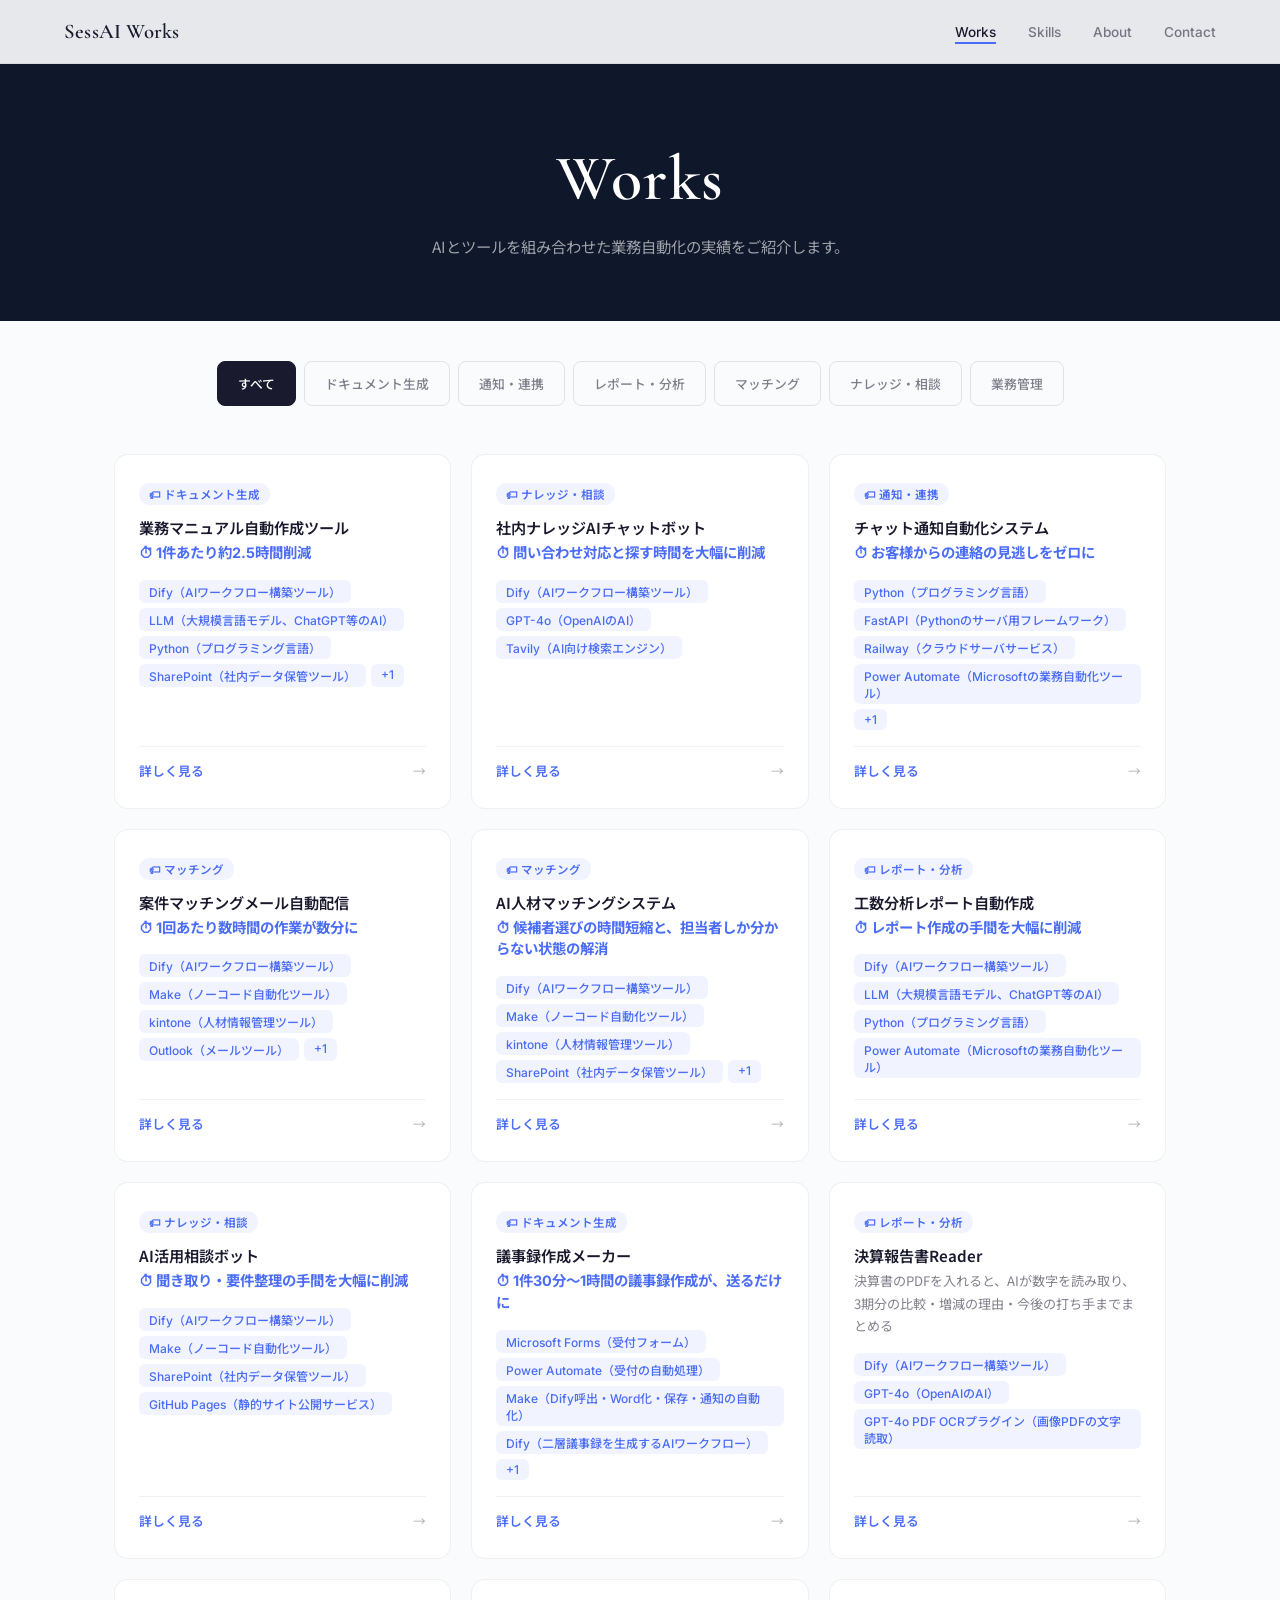
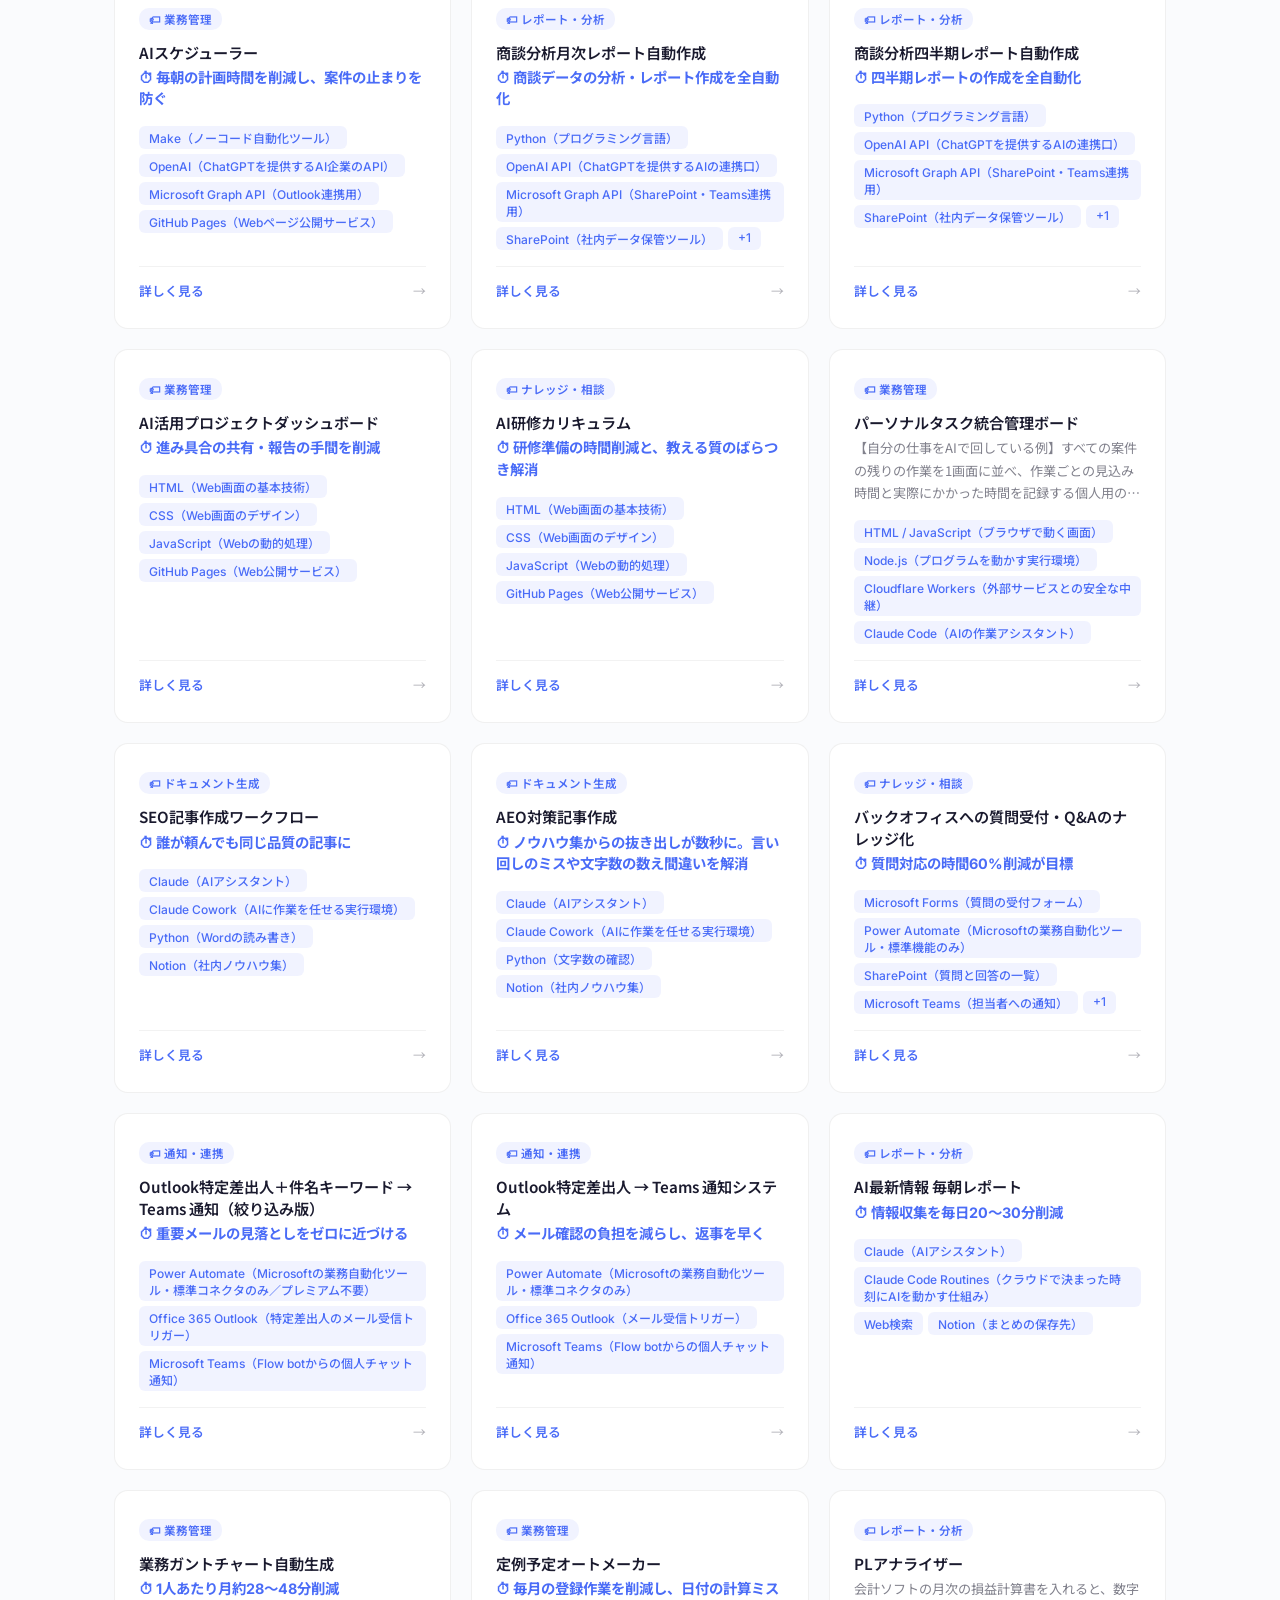
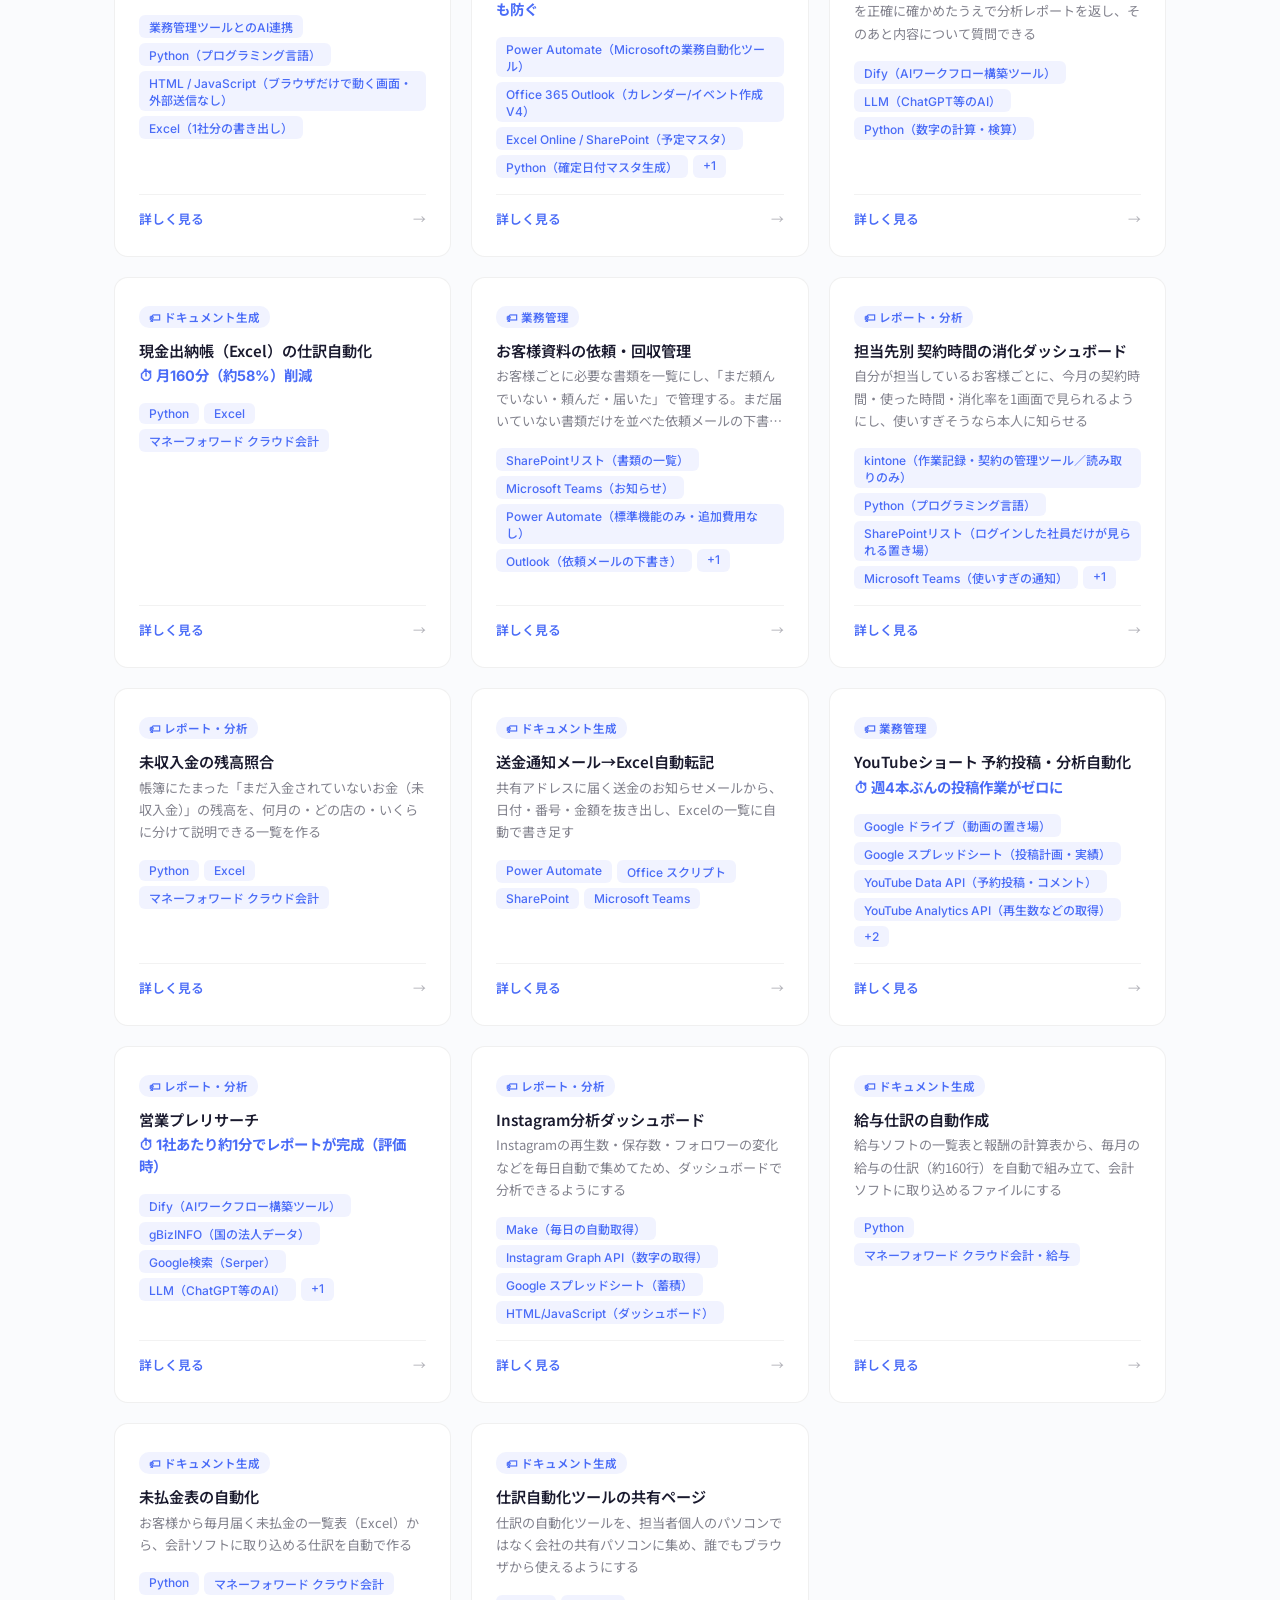
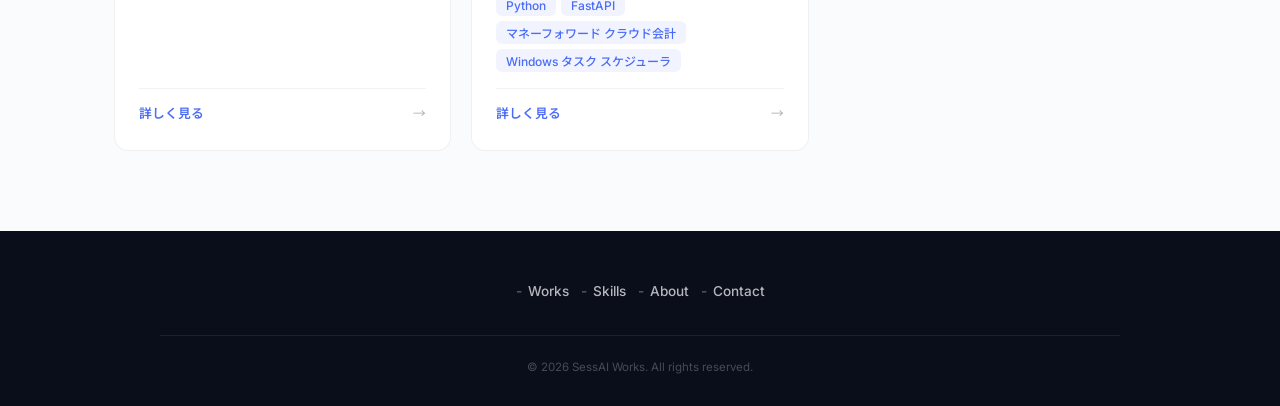
<file: works.html>
<!DOCTYPE html>
<html lang="ja">
<head>
<meta charset="UTF-8">
<meta name="viewport" content="width=device-width, initial-scale=1.0">
<title>Works — SessAI Works</title>
<meta name="description" content="SessAI Works のプロジェクト実績一覧。AI業務自動化の導入事例をご紹介します。">
<meta property="og:title" content="Works — SessAI Works">
<meta property="og:description" content="AI業務自動化の導入事例をご紹介。レポート自動生成、チャット通知連携、ナレッジ検索など多数の導入事例。">
<meta property="og:type" content="website">
<meta property="og:url" content="https://sessai-works.github.io/works.html">
<meta property="og:image" content="https://sessai-works.github.io/ogp.png">
<meta property="og:site_name" content="SessAI Works">
<meta property="og:locale" content="ja_JP">
<link rel="canonical" href="https://sessai-works.github.io/works.html">
<meta name="twitter:card" content="summary_large_image">
<meta name="twitter:title" content="Works — SessAI Works">
<meta name="twitter:description" content="AI業務自動化の導入事例をご紹介。レポート自動生成、チャット通知連携、ナレッジ検索など多数の導入事例。">
<meta name="twitter:image" content="https://sessai-works.github.io/ogp.png">
<link rel="preconnect" href="https://fonts.googleapis.com">
<link rel="preconnect" href="https://fonts.gstatic.com" crossorigin>
<link href="https://fonts.googleapis.com/css2?family=Cormorant+Garamond:wght@400;500;600;700&family=Noto+Sans+JP:wght@300;400;500;600;700&family=Inter:wght@300;400;500;600;700&display=swap" rel="stylesheet">
<link rel="stylesheet" href="css/style.css">
<link rel="stylesheet" href="css/works.css">
<script type="application/ld+json">
{
  "@context": "https://schema.org",
  "@type": "BreadcrumbList",
  "itemListElement": [
    { "@type": "ListItem", "position": 1, "name": "Home", "item": "https://sessai-works.github.io/" },
    { "@type": "ListItem", "position": 2, "name": "Works", "item": "https://sessai-works.github.io/works.html" }
  ]
}
</script>
<link rel="stylesheet" href="css/animations.css">
</head>
<body class="page-works">

<!-- Navigation -->
<nav class="page-nav">
  <a href="index.html" class="page-nav-logo">SessAI Works</a>
  <div class="page-nav-links">
    <a href="works.html" class="active">Works</a>
    <a href="skills.html">Skills</a>
    <a href="about.html">About</a>
    <a href="contact.html">Contact</a>
  </div>
  <button class="page-nav-hamburger" id="hamburger" aria-label="メニュー">
    <span></span><span></span><span></span>
  </button>
</nav>

<div class="page-nav-mobile" id="nav-mobile">
  <a href="works.html" class="active" onclick="closeMenu()">Works</a>
  <a href="skills.html" onclick="closeMenu()">Skills</a>
  <a href="about.html" onclick="closeMenu()">About</a>
  <a href="contact.html" onclick="closeMenu()">Contact</a>
</div>

<!-- Hero -->
<header class="works-hero">
  <div class="works-hero-inner wipe-group">
    <h1 class="works-hero-title wipe-reveal">Works</h1>
    <p class="works-hero-subtitle wipe-reveal">AIとツールを組み合わせた業務自動化の実績をご紹介します。</p>
  </div>
</header>

<!-- Filter -->
<section class="works-filter reveal-up">
  <div class="works-filter-inner">
    <button class="filter-btn active" data-filter="all">すべて</button>
    <button class="filter-btn" data-filter="document">ドキュメント生成</button>
    <button class="filter-btn" data-filter="notification">通知・連携</button>
    <button class="filter-btn" data-filter="report">レポート・分析</button>
    <button class="filter-btn" data-filter="matching">マッチング</button>
    <button class="filter-btn" data-filter="knowledge">ナレッジ・相談</button>
    <button class="filter-btn" data-filter="management">業務管理</button>
  </div>
</section>

<!-- Project Grid -->
<main class="works-grid-section">
  <div class="works-grid stagger-children" id="works-grid">
    <!-- data.jsから動的に生成 -->
  </div>
</main>

<!-- Project Detail Modal -->
<div class="modal-overlay" id="modal-overlay">
  <div class="modal" id="modal">
    <div class="modal-header">
      <div>
        <div class="modal-title" id="modal-title"></div>
        <div class="modal-title-en" id="modal-title-en"></div>
      </div>
      <button class="modal-close" onclick="closeModal()">&times;</button>
    </div>
    <div class="modal-body" id="modal-body"></div>
  </div>
</div>

<!-- Footer -->
<footer class="page-footer">
  <div class="page-footer-nav-buttons">
    <a href="works.html">Works</a>
    <a href="skills.html">Skills</a>
    <a href="about.html">About</a>
    <a href="contact.html">Contact</a>
  </div>
  <div class="page-footer-bottom">
    <p>&copy; 2026 SessAI Works. All rights reserved.</p>
  </div>
</footer>

<script src="js/works.js"></script>
<script src="js/animations.js"></script>
</body>
</html>
</file>
<file: css/style.css>
/* ============================================================
   SessAI Works — Portfolio Style
   White-based minimal design
   ============================================================ */

/* --- CSS Variables --- */
:root {
  --color-text: #1a1a2e;
  --color-text-secondary: rgba(26, 26, 46, 0.55);
  --color-text-tertiary: rgba(26, 26, 46, 0.35);
  --color-bg: #fafbfd;
  --color-accent: #4a6cf7;
  --color-accent-light: rgba(74, 108, 247, 0.08);
  --font-display: 'Cormorant Garamond', 'Georgia', serif;
  --font-body: 'Noto Sans JP', 'Inter', 'Hiragino Sans', sans-serif;
  --font-sans: 'Inter', 'Noto Sans JP', sans-serif;
}

/* --- Reset --- */
*, *::before, *::after { margin: 0; padding: 0; box-sizing: border-box; }
html { -webkit-font-smoothing: antialiased; -moz-osx-font-smoothing: grayscale; }
body {
  font-family: var(--font-body);
  color: var(--color-text);
  background: var(--color-bg);
  overflow: hidden;
  height: 100vh;
  width: 100vw;
}

body.page-lp {
  overflow-x: hidden;
  overflow-y: auto;
  height: auto;
}
a { color: inherit; text-decoration: none; }

/* --- Canvas Background --- */
#bg-canvas {
  position: absolute;
  top: 0;
  left: 0;
  width: 100%;
  height: 100vh;
  z-index: 0;
  pointer-events: none;
}

/* --- Home Overlay --- */
.home-overlay {
  position: relative;
  z-index: 1;
  width: 100%;
  height: 100vh;
  height: 100dvh;
  display: flex;
  flex-direction: column;
  justify-content: space-between;
  padding: clamp(32px, 5vh, 56px) clamp(32px, 5vw, 72px);
}

/* --- Identity --- */
.home-identity {}

.brand-name {
  font-family: var(--font-display);
  font-size: clamp(1.8rem, 4vw, 3.6rem);
  font-weight: 600;
  letter-spacing: 0.02em;
  color: var(--color-text);
  line-height: 1.1;
}

.brand-tagline {
  font-family: var(--font-sans);
  font-size: clamp(0.65rem, 0.85vw, 0.72rem);
  font-weight: 400;
  color: var(--color-text-secondary);
  margin-top: 6px;
  letter-spacing: 0.22em;
  text-transform: uppercase;
}

/* --- Navigation --- */
.home-nav {
  display: flex;
  flex-direction: column;
  gap: 12px;
  margin-top: -8vh;
}

.home-nav a {
  font-family: var(--font-sans);
  font-size: clamp(0.9rem, 1.3vw, 1.05rem);
  font-weight: 500;
  color: var(--color-text-secondary);
  transition: color 0.3s ease, transform 0.3s ease;
  display: inline-block;
  width: fit-content;
  position: relative;
  padding: 6px 0;
  min-height: 44px;
  line-height: 44px;
}

.home-nav a::after {
  content: '';
  position: absolute;
  bottom: 4px;
  left: 0;
  width: 0;
  height: 1.5px;
  background: var(--color-accent);
  transition: width 0.3s ease;
}

.home-nav a:hover {
  color: var(--color-text);
  transform: translateX(6px);
}

.home-nav a:hover::after {
  width: 100%;
}

/* --- Bottom Section --- */
.home-bottom {
  display: grid;
  grid-template-columns: 1fr auto;
  gap: 16px 40px;
  align-items: end;
}

.home-headline { grid-column: 1; grid-row: 1; }
.home-numbers { grid-column: 2; grid-row: 1 / 3; align-self: end; }
.hero-cta-button { grid-column: 1; grid-row: 2; justify-self: start; }

/* --- SP only line break --- */
.sp-only { display: none; }

/* Headline */
.home-headline {
  max-width: 560px;
}

.headline-ja {
  font-family: var(--font-body);
  font-size: clamp(1rem, 2vw, 1.55rem);
  font-weight: 600;
  line-height: 1.9;
  color: var(--color-text);
  letter-spacing: 0.04em;
}

.headline-en {
  font-family: var(--font-sans);
  font-size: clamp(0.7rem, 1vw, 0.85rem);
  font-weight: 400;
  color: var(--color-text-tertiary);
  margin-top: 12px;
  line-height: 1.7;
  letter-spacing: 0.02em;
}

.headline-target {
  font-family: var(--font-body);
  font-size: clamp(0.78rem, 1.1vw, 0.88rem);
  font-weight: 400;
  color: var(--color-text-secondary);
  margin-top: 16px;
  line-height: 1.9;
  letter-spacing: 0.02em;
}

/* Hero CTA Button */
.hero-cta-button {
  display: inline-flex;
  align-items: center;
  background: var(--color-accent);
  color: #fff;
  font-family: var(--font-body);
  font-size: 0.9rem;
  font-weight: 600;
  padding: 14px 36px;
  border-radius: 10px;
  transition: transform 0.2s ease, box-shadow 0.2s ease;
  box-shadow: 0 4px 20px rgba(74, 108, 247, 0.3);
  margin-top: 24px;
  align-self: flex-start;
}

.hero-cta-button:hover {
  transform: translateY(-3px);
  box-shadow: 0 8px 32px rgba(74, 108, 247, 0.4);
}

/* Numbers */
.home-numbers {
  display: flex;
  gap: clamp(24px, 4vw, 48px);
}

.number-item {
  display: flex;
  flex-direction: column;
  align-items: flex-end;
  text-align: right;
}

.number-value {
  font-family: var(--font-display);
  font-size: clamp(2rem, 4.5vw, 3.8rem);
  font-weight: 600;
  color: var(--color-text);
  line-height: 1;
  letter-spacing: -0.02em;
}

.number-unit {
  font-size: 0.45em;
  font-weight: 400;
  color: var(--color-text-secondary);
  margin-left: 2px;
  vertical-align: baseline;
}

.number-label {
  font-family: var(--font-sans);
  font-size: clamp(0.72rem, 1vw, 0.82rem);
  font-weight: 500;
  color: var(--color-text-secondary);
  margin-top: 6px;
  letter-spacing: 0.04em;
  text-transform: none;
  text-align: right;
}

/* English sub-line under the Japanese number label (kept small = decorative) */
.number-label-en {
  display: block;
  font-size: 0.72em;
  font-weight: 400;
  color: var(--color-text-tertiary);
  letter-spacing: 0.12em;
  text-transform: uppercase;
  margin-top: 1px;
}

/* --- Animations --- */
@keyframes fadeUp {
  from {
    opacity: 0;
    transform: translateY(18px);
  }
  to {
    opacity: 1;
    transform: translateY(0);
  }
}

/* --- Reduced motion --- */
@media (prefers-reduced-motion: reduce) {
  *, *::before, *::after {
    animation-duration: 0.01ms !important;
    transition-duration: 0.01ms !important;
  }
  #bg-canvas { display: none; }
}

/* ============================================================
   RESPONSIVE
   ============================================================ */
@media (max-width: 768px) {
  .sp-only { display: inline; }

  .hero-cta-button {
    width: auto;
    justify-content: center;
    padding: 14px 36px;
    font-size: 0.9rem;
  }

  .home-bottom {
    display: flex;
    flex-direction: column;
    align-items: flex-start;
    gap: 24px;
  }

  .home-numbers {
    align-self: flex-start;
  }

  .number-item {
    align-items: flex-start;
    text-align: left;
  }

  .home-nav {
    margin-top: -4vh;
    gap: 4px;
  }

  .home-nav a {
    min-height: 44px;
    line-height: 44px;
    padding: 0;
  }

  .brand-tagline {
    font-size: 0.65rem;
  }
}

@media (max-width: 480px) {
  .home-overlay {
    padding: 20px;
  }

  .home-nav {
    margin-top: 0;
    gap: 0;
  }

  .home-numbers {
    gap: 20px;
  }

  .headline-en br {
    display: none;
  }
}

/* Landscape phones: tighter spacing */
@media (max-height: 500px) {
  .home-overlay {
    padding: 16px clamp(24px, 5vw, 72px);
  }

  .home-nav {
    margin-top: 0;
    gap: 0;
  }

  .home-nav a {
    min-height: 36px;
    line-height: 36px;
  }

  .number-value {
    font-size: 1.8rem;
  }
}
</file>
<file: css/lp.css>
/* ============================================================
   SessAI Works — Landing Page Sections
   Visual rhythm: DARK → light → DARK → light → ACCENT → DARK → light → DARK
   ============================================================ */

/* --- Shared LP Section --- */
.lp-section {
  padding: 100px 24px;
  position: relative;
  z-index: 10;
}

.lp-inner {
  max-width: 960px;
  margin: 0 auto;
}

.lp-section-label {
  font-family: var(--font-display);
  font-size: clamp(0.7rem, 1vw, 0.85rem);
  font-weight: 500;
  color: var(--color-accent);
  letter-spacing: 0.15em;
  text-transform: uppercase;
  margin-bottom: 12px;
}

/* Japanese gloss appended after the English section label (e.g. PROBLEM｜課題).
   English keeps its decorative uppercase tone; the JP part is plain and readable. */
.lp-section-label .label-ja {
  text-transform: none;
  letter-spacing: 0.04em;
  font-weight: 600;
}
.lp-section-label .label-ja::before {
  content: "｜";
  margin: 0 0.35em;
  opacity: 0.45;
  font-weight: 400;
}

.lp-section-title {
  font-family: var(--font-body);
  font-size: clamp(1.5rem, 3vw, 2.2rem);
  font-weight: 700;
  color: var(--color-text);
  line-height: 1.5;
  margin-bottom: 48px;
}

.lp-section-title .accent {
  color: var(--color-accent);
}

/* ============================================================
   1. PAIN POINTS — 課題提起
   White bg, bold typography, red-ish accents
   ============================================================ */
.lp-pain {
  background: #0f172a;
  color: #fff;
}

.lp-pain .lp-section-label {
  color: rgba(239, 68, 68, 0.8);
}

.lp-pain .lp-section-title {
  color: #fff;
}

.lp-pain .lp-section-title .accent {
  color: #f87171;
}

.lp-pain-list {
  display: grid;
  grid-template-columns: repeat(2, 1fr);
  gap: 20px;
}

.lp-pain-item {
  display: flex;
  gap: 16px;
  align-items: flex-start;
  padding: 24px;
  background: rgba(255, 255, 255, 0.05);
  border-radius: 12px;
  border: 1px solid rgba(255, 255, 255, 0.08);
  border-left: 3px solid #f87171;
  transition: transform 0.3s ease, box-shadow 0.3s ease, background 0.3s ease;
}

.lp-pain-item:hover {
  transform: translateY(-3px);
  background: rgba(255, 255, 255, 0.08);
  box-shadow: 0 12px 32px rgba(0, 0, 0, 0.2);
}

.lp-pain-icon {
  flex-shrink: 0;
  width: 40px;
  height: 40px;
  border-radius: 10px;
  background: rgba(248, 113, 113, 0.15);
  color: #f87171;
  display: flex;
  align-items: center;
  justify-content: center;
  font-size: 1.2rem;
}

.lp-pain-text {
  font-size: 0.92rem;
  font-weight: 600;
  color: #fff;
  line-height: 1.7;
}

.lp-pain-sub {
  font-size: 0.8rem;
  color: rgba(255, 255, 255, 0.45);
  margin-top: 4px;
  font-weight: 400;
}

/* ============================================================
   2. SOLUTION — 解決策
   Subtle gradient bg, icon cards
   ============================================================ */
.lp-solution {
  background: #fff;
}

.lp-solution-grid {
  display: grid;
  grid-template-columns: repeat(3, 1fr);
  gap: 24px;
}

.lp-solution-card {
  background: #fff;
  border-radius: 16px;
  padding: 36px 28px;
  text-align: center;
  border: 1px solid rgba(0, 0, 0, 0.05);
  transition: transform 0.3s ease, box-shadow 0.3s ease;
  position: relative;
  overflow: hidden;
}

.lp-solution-card::before {
  content: '';
  position: absolute;
  top: 0;
  left: 0;
  right: 0;
  height: 3px;
  background: var(--color-accent);
  transform: scaleX(0);
  transform-origin: left;
  transition: transform 0.4s ease;
}

.lp-solution-card:hover {
  transform: translateY(-6px);
  box-shadow: 0 20px 48px rgba(74, 108, 247, 0.1);
}

.lp-solution-card:hover::before {
  transform: scaleX(1);
}

.lp-solution-icon {
  width: 56px;
  height: 56px;
  border-radius: 14px;
  background: var(--color-accent-light);
  color: var(--color-accent);
  display: flex;
  align-items: center;
  justify-content: center;
  margin: 0 auto 20px;
  font-size: 1.5rem;
}

.lp-solution-card h3 {
  font-size: 1rem;
  font-weight: 700;
  color: var(--color-text);
  margin-bottom: 10px;
}

.lp-solution-card p {
  font-size: 0.82rem;
  color: var(--color-text-secondary);
  line-height: 1.8;
}

/* ============================================================
   3. RESULTS — Before/After 実績
   DARK bg — big numbers glow against dark
   ============================================================ */
.lp-results {
  background: #0f172a;
  color: #fff;
}

.lp-results .lp-section-label {
  color: rgba(74, 108, 247, 0.8);
}

.lp-results .lp-section-title {
  color: #fff;
}

.lp-results .lp-section-title .accent {
  color: #818cf8;
}

.lp-results-grid {
  display: flex;
  flex-direction: column;
  gap: 32px;
}

.lp-result-item {
  background: rgba(255, 255, 255, 0.05);
  border-radius: 16px;
  padding: 36px 32px;
  border: 1px solid rgba(255, 255, 255, 0.08);
  display: flex;
  align-items: center;
  gap: 36px;
  transition: transform 0.3s ease, box-shadow 0.3s ease, background 0.3s ease;
}

.lp-result-item:hover {
  transform: translateY(-3px);
  background: rgba(255, 255, 255, 0.08);
  box-shadow: 0 16px 40px rgba(0, 0, 0, 0.3);
}

.lp-result-number {
  flex-shrink: 0;
  text-align: center;
  min-width: 120px;
}

.lp-result-number .big {
  font-family: var(--font-display);
  font-size: clamp(2.5rem, 5vw, 3.5rem);
  font-weight: 700;
  color: var(--color-accent);
  line-height: 1;
}

.lp-result-number .unit {
  font-size: 0.4em;
  font-weight: 400;
  color: rgba(255, 255, 255, 0.5);
}

.lp-result-number .label {
  font-family: var(--font-sans);
  font-size: 0.72rem;
  color: rgba(255, 255, 255, 0.4);
  margin-top: 6px;
  letter-spacing: 0.05em;
}

.lp-result-body {
  flex: 1;
}

.lp-result-body h3 {
  font-size: 1rem;
  font-weight: 700;
  color: #fff;
  margin-bottom: 8px;
}

.lp-result-ba {
  display: flex;
  gap: 12px;
  align-items: flex-start;
  padding: 6px 0;
}

.lp-result-ba + .lp-result-ba {
  border-top: 1px solid rgba(255, 255, 255, 0.08);
}

.lp-result-ba-tag {
  font-family: var(--font-sans);
  font-size: 0.68rem;
  font-weight: 700;
  text-transform: uppercase;
  padding: 2px 8px;
  border-radius: 4px;
  white-space: nowrap;
  flex-shrink: 0;
}

.lp-result-ba-tag.before { background: rgba(248, 113, 113, 0.2); color: #fca5a5; }
.lp-result-ba-tag.after { background: rgba(74, 222, 128, 0.2); color: #86efac; }

.lp-result-ba-text {
  font-size: 0.85rem;
  color: rgba(255, 255, 255, 0.8);
  line-height: 1.5;
}

/* ============================================================
   Featured Works — 代表事例
   Subtle gray — contrast after dark Results
   ============================================================ */
.lp-featured {
  background: #f8fafc;
}

.lp-featured-grid {
  display: grid;
  grid-template-columns: repeat(3, 1fr);
  gap: 24px;
}

.lp-featured-card {
  background: #fff;
  border-radius: 16px;
  padding: 32px 24px;
  border: 1px solid rgba(0, 0, 0, 0.06);
  transition: transform 0.3s ease, box-shadow 0.3s ease;
  display: flex;
  flex-direction: column;
}

.lp-featured-card:hover {
  transform: translateY(-4px);
  box-shadow: 0 16px 40px rgba(0, 0, 0, 0.08);
}

.lp-featured-category {
  font-family: var(--font-sans);
  font-size: 0.7rem;
  font-weight: 600;
  color: var(--color-accent);
  letter-spacing: 0.05em;
  margin-bottom: 12px;
}

.lp-featured-card h3 {
  font-size: 1rem;
  font-weight: 700;
  color: var(--color-text);
  margin-bottom: 12px;
  line-height: 1.5;
}

.lp-featured-card p {
  font-size: 0.82rem;
  color: var(--color-text-secondary);
  line-height: 1.8;
  flex: 1;
}

.lp-featured-tools {
  display: flex;
  flex-wrap: wrap;
  gap: 6px;
  margin-top: 16px;
}

.lp-featured-tools span {
  font-family: var(--font-sans);
  font-size: 0.68rem;
  font-weight: 500;
  color: var(--color-text-secondary);
  background: var(--color-accent-light);
  padding: 3px 10px;
  border-radius: 20px;
}

.lp-featured-more {
  text-align: center;
  margin-top: 40px;
}

.lp-featured-more a {
  font-family: var(--font-sans);
  font-size: 0.9rem;
  font-weight: 600;
  color: var(--color-accent);
  transition: opacity 0.2s ease;
}

.lp-featured-more a:hover {
  opacity: 0.7;
}

/* ============================================================
   Mid CTA — Accent gradient for strong conversion moment
   ============================================================ */
.lp-mid-cta {
  background: linear-gradient(135deg, #4a6cf7 0%, #6366f1 100%);
  text-align: center;
  padding: 72px 24px;
  position: relative;
  z-index: 10;
}

.lp-mid-cta-text {
  font-family: var(--font-body);
  font-size: clamp(1.1rem, 2vw, 1.4rem);
  font-weight: 600;
  color: #fff;
  margin-bottom: 24px;
  line-height: 1.6;
}

.lp-mid-cta .lp-cta-button {
  background: #fff;
  color: #4a6cf7;
  box-shadow: 0 4px 20px rgba(0, 0, 0, 0.15);
}

.lp-mid-cta .lp-cta-button:hover {
  box-shadow: 0 8px 32px rgba(0, 0, 0, 0.25);
}

/* ============================================================
   4. PROCESS — 導入の流れ
   DARK background for contrast break
   ============================================================ */
.lp-process {
  background: #0f172a;
  color: #fff;
}

.lp-process .lp-section-label {
  color: rgba(74, 108, 247, 0.8);
}

.lp-process .lp-section-title {
  color: #fff;
}

.lp-process .lp-section-title .accent {
  color: #818cf8;
}

.lp-process-steps {
  display: flex;
  gap: 0;
  position: relative;
}

.lp-process-steps::before {
  content: '';
  position: absolute;
  top: 45px;
  left: 80px;
  right: 80px;
  height: 2px;
  background: rgba(255, 255, 255, 0.1);
}

.lp-process-step {
  flex: 1;
  text-align: center;
  padding: 0 16px;
  position: relative;
}

.lp-step-number {
  width: 72px;
  height: 72px;
  border-radius: 50%;
  background: rgba(74, 108, 247, 0.15);
  border: 2px solid rgba(74, 108, 247, 0.3);
  color: #818cf8;
  font-family: var(--font-display);
  font-size: 1.8rem;
  font-weight: 600;
  display: flex;
  align-items: flex-start;
  padding-top: 2px;
  justify-content: center;
  margin: 0 auto 20px;
  position: relative;
  z-index: 1;
  transition: background 0.3s ease, border-color 0.3s ease;
}

.lp-process-step:hover .lp-step-number {
  background: rgba(74, 108, 247, 0.3);
  border-color: rgba(74, 108, 247, 0.6);
}

.lp-step-title {
  font-size: 1rem;
  font-weight: 700;
  color: #fff;
  margin-bottom: 8px;
}

.lp-step-desc {
  font-size: 0.82rem;
  color: rgba(255, 255, 255, 0.5);
  line-height: 1.7;
}

/* ============================================================
   5. CTA — お問い合わせ
   Accent gradient, strong visual weight
   ============================================================ */
.lp-cta {
  background: var(--color-bg);
  text-align: center;
  padding: 80px 24px;
  border-top: 1px solid rgba(0, 0, 0, 0.06);
  position: relative;
  z-index: 10;
}

.lp-cta-title {
  font-family: var(--font-body);
  font-size: clamp(1.3rem, 2.5vw, 1.8rem);
  font-weight: 700;
  color: var(--color-text);
  margin-bottom: 16px;
  line-height: 1.6;
}

.lp-cta-desc {
  font-size: 0.9rem;
  color: var(--color-text-secondary);
  margin-bottom: 32px;
  line-height: 1.8;
}

.lp-cta-availability {
  font-family: var(--font-sans);
  font-size: 0.82rem;
  font-weight: 500;
  color: var(--color-accent);
  margin-bottom: 20px;
  letter-spacing: 0.02em;
}

.lp-cta-button {
  display: inline-flex;
  align-items: center;
  gap: 8px;
  background: var(--color-accent);
  color: #fff;
  font-family: var(--font-sans);
  font-size: 0.9rem;
  font-weight: 700;
  padding: 14px 36px;
  border-radius: 12px;
  border: none;
  cursor: pointer;
  transition: transform 0.2s ease, box-shadow 0.2s ease;
  box-shadow: 0 4px 20px rgba(74, 108, 247, 0.3);
}

.lp-cta-button:hover {
  transform: translateY(-3px);
  box-shadow: 0 8px 32px rgba(74, 108, 247, 0.4);
}

.lp-cta-button svg {
  width: 18px;
  height: 18px;
  fill: currentColor;
}

/* --- LP Footer --- */
.lp-footer {
  background: #0a0e1a;
  padding: 48px 24px 32px;
  position: relative;
  z-index: 10;
}

.lp-footer-nav-buttons {
  max-width: 960px;
  margin: 0 auto;
  display: flex;
  justify-content: center;
  gap: 12px;
  padding-bottom: 32px;
  border-bottom: 1px solid rgba(255, 255, 255, 0.08);
}

.lp-footer-nav-buttons a {
  font-family: var(--font-sans);
  font-size: 0.85rem;
  font-weight: 500;
  color: rgba(255, 255, 255, 0.7);
  padding: 4px 0;
  text-align: center;
  transition: color 0.2s ease;
}

.lp-footer-nav-buttons a::before {
  content: '-';
  margin-right: 6px;
  color: rgba(255, 255, 255, 0.35);
}

.lp-footer-nav-buttons a:hover {
  color: #fff;
}

.lp-footer-bottom {
  max-width: 960px;
  margin: 0 auto;
  padding-top: 24px;
  text-align: center;
}

.lp-footer-bottom p {
  font-family: var(--font-sans);
  font-size: 0.72rem;
  color: rgba(255, 255, 255, 0.25);
}

@media (max-width: 767px) {
  .lp-footer-nav-buttons {
    flex-wrap: wrap;
  }
}

/* ============================================================
   RESPONSIVE
   ============================================================ */
@media (max-width: 1023px) {
  .lp-solution-grid {
    grid-template-columns: repeat(2, 1fr);
  }

  .lp-featured-grid {
    grid-template-columns: repeat(2, 1fr);
  }
}

@media (max-width: 767px) {
  .lp-section {
    padding: 72px 20px;
  }

  .lp-pain-list {
    grid-template-columns: 1fr;
  }

  .lp-solution-grid {
    grid-template-columns: 1fr;
  }

  .lp-featured-grid {
    grid-template-columns: 1fr;
  }

  .lp-result-item {
    flex-direction: column;
    text-align: center;
    gap: 20px;
  }

  .lp-process-steps {
    flex-direction: column;
    gap: 32px;
  }

  .lp-process-steps::before {
    display: none;
  }

  .lp-cta {
    padding: 64px 20px;
  }
}
</file>
<file: css/animations.css>
/* ============================================================
   SessAI Works — Text Reveal Animations
   Mercari-style horizontal wipe (translateX counter-slide)
   ============================================================ */

/* --- Wipe reveal: left-to-right slide (Mercari style) --- */
.wipe-reveal {
  overflow: hidden;
  transform: translateX(-100%);
  transition: transform 0.7s cubic-bezier(.36, .11, .35, 1);
}

.wipe-reveal > .wipe-inner {
  display: block;
  transform: translateX(100%);
  transition: transform 0.7s cubic-bezier(.36, .11, .35, 1);
}

.wipe-reveal.visible {
  transform: translateX(0);
}

.wipe-reveal.visible > .wipe-inner {
  transform: translateX(0);
}

/* Stagger delays for grouped wipe elements */
.wipe-group .wipe-reveal:nth-child(1),
.wipe-group .wipe-reveal:nth-child(1) > .wipe-inner {
  transition-delay: 0s;
}

.wipe-group .wipe-reveal:nth-child(2),
.wipe-group .wipe-reveal:nth-child(2) > .wipe-inner {
  transition-delay: 0.2s;
}

.wipe-group .wipe-reveal:nth-child(3),
.wipe-group .wipe-reveal:nth-child(3) > .wipe-inner {
  transition-delay: 0.4s;
}

.wipe-group .wipe-reveal:nth-child(4),
.wipe-group .wipe-reveal:nth-child(4) > .wipe-inner {
  transition-delay: 0.6s;
}

.wipe-group .wipe-reveal:nth-child(5),
.wipe-group .wipe-reveal:nth-child(5) > .wipe-inner {
  transition-delay: 0.8s;
}

/* --- Fade-up reveal (for cards, items) --- */
.reveal-up {
  opacity: 0;
  transform: translateY(20px);
  transition: opacity 0.5s cubic-bezier(0.4, 0, 0.2, 1), transform 0.5s cubic-bezier(0.4, 0, 0.2, 1);
}

.reveal-up.visible {
  opacity: 1;
  transform: translateY(0);
}

/* --- Stagger children (for grids, lists) --- */
.stagger-children > * {
  opacity: 0;
  transform: translateY(16px);
  transition: opacity 0.5s ease, transform 0.5s ease;
}

.stagger-children.visible > * {
  opacity: 1;
  transform: translateY(0);
}

.stagger-children.visible > *:nth-child(1) { transition-delay: 0.05s; }
.stagger-children.visible > *:nth-child(2) { transition-delay: 0.1s; }
.stagger-children.visible > *:nth-child(3) { transition-delay: 0.15s; }
.stagger-children.visible > *:nth-child(4) { transition-delay: 0.2s; }
.stagger-children.visible > *:nth-child(5) { transition-delay: 0.25s; }
.stagger-children.visible > *:nth-child(6) { transition-delay: 0.3s; }
.stagger-children.visible > *:nth-child(7) { transition-delay: 0.35s; }
.stagger-children.visible > *:nth-child(8) { transition-delay: 0.4s; }
.stagger-children.visible > *:nth-child(9) { transition-delay: 0.45s; }
.stagger-children.visible > *:nth-child(10) { transition-delay: 0.5s; }
.stagger-children.visible > *:nth-child(11) { transition-delay: 0.55s; }
.stagger-children.visible > *:nth-child(12) { transition-delay: 0.6s; }

/* --- Reduced motion --- */
@media (prefers-reduced-motion: reduce) {
  .wipe-reveal,
  .wipe-reveal > .wipe-inner,
  .reveal-up,
  .stagger-children > * {
    opacity: 1 !important;
    transform: none !important;
    transition: none !important;
  }
}
</file>
<file: css/works.css>
/* ============================================================
   SessAI Works — Works Page
   ============================================================ */

/* --- Page Nav (shared across subpages) --- */
.page-nav {
  position: fixed;
  top: 0;
  left: 0;
  right: 0;
  height: 64px;
  background: rgba(250, 251, 253, 0.92);
  backdrop-filter: blur(12px);
  -webkit-backdrop-filter: blur(12px);
  border-bottom: 1px solid rgba(0, 0, 0, 0.06);
  z-index: 1000;
  display: flex;
  align-items: center;
  justify-content: space-between;
  padding: 0 clamp(24px, 5vw, 72px);
}

.page-nav-logo {
  font-family: var(--font-display);
  font-size: 1.3rem;
  font-weight: 600;
  color: var(--color-text);
  letter-spacing: 0.01em;
}

.page-nav-links {
  display: flex;
  gap: 32px;
}

.page-nav-links a {
  font-family: var(--font-sans);
  font-size: 0.85rem;
  font-weight: 500;
  color: var(--color-text-secondary);
  transition: color 0.2s;
  position: relative;
}

.page-nav-links a:hover,
.page-nav-links a.active {
  color: var(--color-text);
}

.page-nav-links a.active::after {
  content: '';
  position: absolute;
  bottom: -4px;
  left: 0;
  width: 100%;
  height: 1.5px;
  background: var(--color-accent);
}

/* Hamburger */
.page-nav-hamburger {
  display: none;
  background: none;
  border: none;
  cursor: pointer;
  padding: 10px;
  min-width: 44px;
  min-height: 44px;
  z-index: 1001;
}

.page-nav-hamburger span {
  display: block;
  width: 22px;
  height: 2px;
  background: var(--color-text);
  margin: 5px 0;
  transition: all 0.3s;
  border-radius: 1px;
}

.page-nav-hamburger.active span:nth-child(1) { transform: rotate(45deg) translate(5px, 5px); }
.page-nav-hamburger.active span:nth-child(2) { opacity: 0; }
.page-nav-hamburger.active span:nth-child(3) { transform: rotate(-45deg) translate(5px, -5px); }

/* Mobile Nav */
.page-nav-mobile {
  display: none;
  position: fixed;
  top: 64px;
  left: 0;
  right: 0;
  bottom: 0;
  background: rgba(250, 251, 253, 0.98);
  backdrop-filter: blur(12px);
  padding: 32px clamp(24px, 5vw, 72px);
  z-index: 999;
  flex-direction: column;
  gap: 8px;
}

.page-nav-mobile.open {
  display: flex;
}

.page-nav-mobile a {
  font-family: var(--font-sans);
  font-size: 1.1rem;
  font-weight: 500;
  color: var(--color-text-secondary);
  padding: 16px 0;
  border-bottom: 1px solid rgba(0, 0, 0, 0.06);
}

.page-nav-mobile a.active {
  color: var(--color-text);
  font-weight: 600;
}

/* --- Page body --- */
.page-works {
  background: var(--color-bg);
  overflow-x: hidden;
  overflow-y: auto;
  height: auto;
}

/* --- Works Hero (Dark) --- */
.works-hero {
  padding: 140px 0 60px;
  text-align: center;
  background: #0f172a;
}

.works-hero-inner {
  max-width: 700px;
  margin: 0 auto;
  padding: 0 24px;
}

.works-hero-title {
  font-family: var(--font-display);
  font-size: clamp(2.5rem, 5vw, 4rem);
  font-weight: 600;
  color: #fff;
  letter-spacing: 0.02em;
  margin-bottom: 16px;
}

.works-hero-subtitle {
  font-family: var(--font-body);
  font-size: clamp(0.85rem, 1.2vw, 1rem);
  color: rgba(255, 255, 255, 0.6);
  line-height: 1.8;
}

/* --- Filter --- */
.works-filter {
  padding: 40px 24px 48px;
}

.works-filter-inner {
  max-width: 1100px;
  margin: 0 auto;
  display: flex;
  gap: 8px;
  flex-wrap: wrap;
  justify-content: center;
}

@media (max-width: 767px) {
  .works-filter-inner {
    justify-content: flex-start;
  }
}

.filter-btn {
  font-family: var(--font-sans);
  font-size: 0.8rem;
  font-weight: 500;
  color: var(--color-text-secondary);
  background: transparent;
  border: 1.5px solid rgba(0, 0, 0, 0.1);
  border-radius: 8px;
  padding: 12px 20px;
  min-height: 44px;
  cursor: pointer;
  transition: all 0.2s;
}

.filter-btn:hover {
  border-color: var(--color-accent);
  color: var(--color-accent);
}

.filter-btn.active {
  background: var(--color-text);
  border-color: var(--color-text);
  color: #fff;
}

/* --- Grid --- */
.works-grid-section {
  max-width: 1100px;
  margin: 0 auto;
  padding: 0 24px 80px;
}

.works-grid {
  display: grid;
  grid-template-columns: repeat(3, 1fr);
  gap: 20px;
}

/* --- Card --- */
.work-card {
  background: #fff;
  border: 1px solid rgba(0, 0, 0, 0.06);
  border-radius: 14px;
  padding: 28px 24px;
  cursor: pointer;
  transition: transform 0.3s ease, box-shadow 0.3s ease, border-color 0.3s ease, background 0.3s ease;
  display: flex;
  flex-direction: column;
  position: relative;
  overflow: hidden;
}

.work-card::before {
  content: '';
  position: absolute;
  top: 0;
  left: 0;
  width: 0;
  height: 3px;
  border-radius: 14px 14px 0 0;
  transition: width 0.4s ease;
  background: var(--color-accent);
}

.work-card::after {
  content: '';
  position: absolute;
  top: 0;
  left: 0;
  right: 0;
  bottom: 0;
  background: linear-gradient(135deg, rgba(74, 108, 247, 0.03) 0%, rgba(74, 108, 247, 0) 60%);
  opacity: 0;
  transition: opacity 0.3s ease;
  pointer-events: none;
  border-radius: 14px;
}

.work-card:hover {
  transform: translateY(-6px);
  box-shadow: 0 20px 48px rgba(74, 108, 247, 0.12);
  border-color: rgba(74, 108, 247, 0.2);
}

.work-card:hover::before {
  width: 100%;
}

.work-card:hover::after {
  opacity: 1;
}

.work-card-header {
  display: flex;
  justify-content: space-between;
  align-items: flex-start;
  gap: 12px;
  margin-bottom: 12px;
}

.work-card-name {
  font-family: var(--font-body);
  font-size: 0.95rem;
  font-weight: 600;
  color: var(--color-text);
  line-height: 1.4;
  transition: color 0.3s ease;
}

.work-card:hover .work-card-name {
  color: var(--color-accent);
}

.work-card-badge {
  font-family: var(--font-sans);
  font-size: 0.72rem;
  font-weight: 600;
  padding: 3px 10px;
  border-radius: 10px;
  white-space: nowrap;
  flex-shrink: 0;
}

.badge-live { background: #dcfce7; color: #166534; }
.badge-testing { background: #ffedd5; color: #9a3412; }
.badge-building { background: #fef9c3; color: #854d0e; }
.badge-designed { background: #e0e7ff; color: #3730a3; }
.badge-planned { background: #f1f5f9; color: #475569; }

.work-card-desc {
  font-size: 0.82rem;
  color: var(--color-text-secondary);
  line-height: 1.7;
  margin-bottom: 18px;
  flex: 1;
}

.work-card-tools {
  display: flex;
  flex-wrap: wrap;
  gap: 5px;
  margin-bottom: 16px;
}

.work-card-tool {
  font-family: var(--font-sans);
  font-size: 0.75rem;
  font-weight: 500;
  color: var(--color-accent);
  background: var(--color-accent-light);
  padding: 3px 10px;
  border-radius: 6px;
  transition: background 0.3s ease, color 0.3s ease;
}

.work-card:hover .work-card-tool {
  background: rgba(74, 108, 247, 0.15);
}

.work-card-footer {
  display: flex;
  justify-content: space-between;
  align-items: center;
  padding-top: 14px;
  border-top: 1px solid rgba(0, 0, 0, 0.05);
}

.work-card-saved {
  font-family: var(--font-sans);
  font-size: 0.75rem;
  font-weight: 600;
  color: var(--color-accent);
  transition: transform 0.3s ease;
}

.work-card:hover .work-card-saved {
  transform: scale(1.05);
}

.work-card-arrow {
  font-size: 0.8rem;
  color: var(--color-text-tertiary);
  transition: transform 0.2s, color 0.2s;
}

.work-card:hover .work-card-arrow {
  transform: translateX(4px);
  color: var(--color-accent);
}

/* Category badge (🏷) — neutral accent chip, distinct from the status colors */
.work-card-badge-cat {
  background: var(--color-accent-light);
  color: var(--color-accent);
}

/* Effect line = measured saved time, the card's headline benefit */
.work-card-effect {
  font-family: var(--font-sans);
  font-size: 0.9rem;
  font-weight: 700;
  color: var(--color-accent);
  line-height: 1.5;
  margin: 4px 0 16px;
}

/* Fallback short description when a project has no measured saved-time */
.work-card-lead {
  font-size: 0.82rem;
  color: var(--color-text-secondary);
  line-height: 1.7;
  margin: 4px 0 16px;
  display: -webkit-box;
  -webkit-line-clamp: 3;
  -webkit-box-orient: vertical;
  overflow: hidden;
}

/* Push the footer to the bottom so cards of unequal content align */
.work-card-footer { margin-top: auto; }

/* "くわしく見る" call-to-action in the card footer */
.work-card-more {
  font-family: var(--font-sans);
  font-size: 0.8rem;
  font-weight: 600;
  color: var(--color-accent);
  transition: transform 0.3s ease;
}
.work-card:hover .work-card-more { transform: translateX(2px); }

/* Modal lead paragraph (the one-line description, shown first) */
.modal-lead {
  font-size: 0.95rem;
  font-weight: 600;
  color: var(--color-text);
  line-height: 1.7;
  margin-bottom: 24px;
  padding-bottom: 20px;
  border-bottom: 1px solid rgba(0, 0, 0, 0.06);
}

/* --- Modal --- */
.modal-overlay {
  display: none;
  position: fixed;
  inset: 0;
  background: rgba(0, 0, 0, 0.35);
  backdrop-filter: blur(6px);
  -webkit-backdrop-filter: blur(6px);
  z-index: 2000;
  justify-content: center;
  align-items: flex-start;
  padding: 80px 20px 40px;
  overflow-y: auto;
}

.modal-overlay.open { display: flex; }

.modal {
  background: #fff;
  border-radius: 16px;
  max-width: 640px;
  width: 100%;
  box-shadow: 0 24px 48px rgba(0, 0, 0, 0.12);
  animation: modalIn 0.3s ease;
}

@keyframes modalIn {
  from { opacity: 0; transform: translateY(16px); }
  to { opacity: 1; transform: translateY(0); }
}

.modal-header {
  padding: 28px 28px 0;
  display: flex;
  justify-content: space-between;
  align-items: flex-start;
  gap: 16px;
}

.modal-title {
  font-family: var(--font-body);
  font-size: 1.15rem;
  font-weight: 700;
  color: var(--color-text);
}

.modal-title-en {
  font-family: var(--font-sans);
  font-size: 0.78rem;
  color: var(--color-text-tertiary);
  margin-top: 4px;
}

.modal-close {
  width: 44px;
  height: 44px;
  border-radius: 8px;
  border: none;
  background: rgba(0, 0, 0, 0.04);
  color: var(--color-text-secondary);
  font-size: 20px;
  cursor: pointer;
  display: flex;
  align-items: center;
  justify-content: center;
  transition: all 0.2s;
  flex-shrink: 0;
}

.modal-close:hover {
  background: rgba(0, 0, 0, 0.08);
  color: var(--color-text);
}

.modal-body {
  padding: 24px 28px 28px;
}

.modal-section {
  margin-bottom: 22px;
}

.modal-section:last-child { margin-bottom: 0; }

.modal-section-label {
  font-family: var(--font-sans);
  font-size: 0.75rem;
  font-weight: 600;
  text-transform: uppercase;
  letter-spacing: 0.08em;
  color: var(--color-text-tertiary);
  margin-bottom: 8px;
}

.modal-section-text {
  font-size: 0.88rem;
  color: var(--color-text);
  line-height: 1.8;
}

.modal-usecases {
  margin: 0;
  padding-left: 1.2em;
  font-size: 0.88rem;
  color: var(--color-text);
  line-height: 1.8;
}

.modal-usecases li { margin-bottom: 4px; }

.modal-usecases-note {
  margin-top: 8px;
  font-size: 0.8rem;
  color: var(--color-accent);
  font-weight: 500;
}

.modal-tools {
  display: flex;
  flex-wrap: wrap;
  gap: 6px;
}

.modal-tool-tag {
  font-family: var(--font-sans);
  font-size: 0.72rem;
  font-weight: 500;
  color: var(--color-accent);
  background: var(--color-accent-light);
  padding: 4px 12px;
  border-radius: 6px;
}

.modal-impact {
  background: rgba(0, 0, 0, 0.02);
  border-radius: 10px;
  padding: 16px;
}

.modal-impact-row {
  display: flex;
  gap: 12px;
  align-items: flex-start;
  padding: 8px 0;
}

.modal-impact-row + .modal-impact-row {
  border-top: 1px solid rgba(0, 0, 0, 0.05);
}

.modal-impact-label {
  font-family: var(--font-sans);
  font-size: 0.72rem;
  font-weight: 700;
  text-transform: uppercase;
  padding: 2px 8px;
  border-radius: 4px;
  white-space: nowrap;
  flex-shrink: 0;
}

.modal-impact-label.before { background: #fee2e2; color: #991b1b; }
.modal-impact-label.after { background: #dcfce7; color: #166534; }

.modal-impact-text {
  font-size: 0.82rem;
  color: var(--color-text);
  line-height: 1.5;
}

.modal-impact-saved {
  margin-top: 12px;
  padding-top: 12px;
  border-top: 1px solid rgba(0, 0, 0, 0.05);
  font-family: var(--font-sans);
  font-size: 0.85rem;
  font-weight: 600;
  color: var(--color-accent);
}

/* --- Footer --- */
/* --- Footer --- */
.page-footer {
  background: #0a0e1a;
  padding: 48px 24px 32px;
}

.page-footer-nav-buttons {
  max-width: 960px;
  margin: 0 auto;
  display: flex;
  justify-content: center;
  gap: 12px;
  padding-bottom: 32px;
  border-bottom: 1px solid rgba(255, 255, 255, 0.08);
}

.page-footer-nav-buttons a {
  font-family: var(--font-sans);
  font-size: 0.85rem;
  font-weight: 500;
  color: rgba(255, 255, 255, 0.7);
  padding: 4px 0;
  text-align: center;
  transition: color 0.2s ease;
}

.page-footer-nav-buttons a::before {
  content: '-';
  margin-right: 6px;
  color: rgba(255, 255, 255, 0.35);
}

.page-footer-nav-buttons a:hover {
  color: #fff;
}

.page-footer-bottom {
  max-width: 960px;
  margin: 0 auto;
  padding-top: 24px;
  text-align: center;
}

.page-footer-bottom p {
  font-family: var(--font-sans);
  font-size: 0.72rem;
  color: rgba(255, 255, 255, 0.25);
}

@media (max-width: 767px) {
  .page-footer-nav-buttons {
    flex-wrap: wrap;
  }
}

/* --- Loading --- */
.works-loading {
  text-align: center;
  padding: 60px 0;
  font-family: var(--font-sans);
  font-size: 0.85rem;
  color: var(--color-text-tertiary);
}

/* ============================================================
   RESPONSIVE
   ============================================================ */
@media (max-width: 1023px) {
  .works-grid {
    grid-template-columns: repeat(2, 1fr);
  }
}

@media (max-width: 767px) {
  .page-nav-links { display: none; }
  .page-nav-hamburger { display: block; }

  .works-hero { padding: 110px 0 40px; }

  .works-grid {
    grid-template-columns: 1fr;
  }

  .modal-overlay { padding: 70px 12px 20px; }
  .modal-header { padding: 20px 20px 0; }
  .modal-body { padding: 16px 20px 20px; }
}
</file>
<file: css/about.css>
/* ============================================================
   SessAI Works — About Page
   ============================================================ */

.page-about {
  background: var(--color-bg);
  overflow-x: hidden;
  overflow-y: auto;
  height: auto;
}

/* --- Hero (Dark) --- */
.about-hero {
  padding: 140px 0 48px;
  text-align: center;
  background: #0f172a;
}

.about-hero-inner {
  max-width: 700px;
  margin: 0 auto;
  padding: 0 24px;
}

.about-hero-title {
  font-family: var(--font-display);
  font-size: clamp(2.5rem, 5vw, 4rem);
  font-weight: 600;
  color: #fff;
  letter-spacing: 0.02em;
}

/* --- Content --- */
.about-content {
  max-width: 760px;
  margin: 0 auto;
  padding: 40px 24px 0;
}

/* --- Profile --- */
.about-profile {
  margin-bottom: 64px;
}

.about-name-en {
  font-family: var(--font-display);
  font-size: clamp(1.6rem, 3vw, 2.2rem);
  font-weight: 600;
  color: var(--color-text);
  letter-spacing: 0.02em;
  line-height: 1.2;
}

.about-name-ja {
  font-family: var(--font-body);
  font-size: 0.95rem;
  font-weight: 500;
  color: var(--color-text-secondary);
  margin-top: 4px;
  margin-bottom: 8px;
}

.about-role {
  font-family: var(--font-sans);
  font-size: 0.78rem;
  font-weight: 500;
  color: var(--color-accent);
  letter-spacing: 0.08em;
  text-transform: uppercase;
  margin-bottom: 28px;
}

.about-intro {
  font-size: 0.92rem;
  color: var(--color-text);
  line-height: 2;
  margin-bottom: 16px;
}

.about-intro:last-child {
  margin-bottom: 0;
}

/* --- Section --- */
.about-section {
  margin-bottom: 0;
  padding: 56px 0;
}

.about-section-title {
  font-family: var(--font-display);
  font-size: clamp(1.3rem, 2.5vw, 1.7rem);
  font-weight: 600;
  color: var(--color-text);
  letter-spacing: 0.02em;
  margin-bottom: 28px;
  padding-bottom: 12px;
  border-bottom: 1px solid rgba(0, 0, 0, 0.06);
}


/* --- Values (What I Do) --- */
.about-values {
  display: grid;
  grid-template-columns: repeat(3, 1fr);
  gap: 20px;
}

.about-value {
  background: #fff;
  border: 1px solid rgba(0, 0, 0, 0.05);
  border-radius: 12px;
  padding: 24px 20px;
  transition: transform 0.2s, box-shadow 0.2s;
}

.about-value:hover {
  transform: translateY(-2px);
  box-shadow: 0 8px 24px rgba(0, 0, 0, 0.05);
}

.about-value-number {
  font-family: var(--font-display);
  font-size: 1.8rem;
  font-weight: 600;
  color: var(--color-accent);
  opacity: 0.3;
  line-height: 1;
  margin-bottom: 12px;
}

.about-value-title {
  font-family: var(--font-body);
  font-size: 0.92rem;
  font-weight: 700;
  color: var(--color-text);
  margin-bottom: 8px;
}

.about-value-desc {
  font-size: 0.8rem;
  color: var(--color-text-secondary);
  line-height: 1.8;
}

/* --- Approach --- */
.about-approach {
  display: flex;
  flex-direction: column;
  gap: 16px;
}

.about-approach-item {
  background: #fff;
  border: 1px solid rgba(0, 0, 0, 0.05);
  border-radius: 12px;
  padding: 22px 24px;
  border-left: 3px solid var(--color-accent);
}

.about-approach-text {
  font-size: 0.88rem;
  color: var(--color-text);
  line-height: 1.9;
}

.about-approach-text strong {
  color: var(--color-accent);
  font-weight: 600;
}

/* --- Name Origin --- */
.about-name-origin {
  background: #fff;
  border: 1px solid rgba(0, 0, 0, 0.05);
  border-radius: 14px;
  padding: 32px;
  border-left: 3px solid var(--color-accent);
}

.about-name-origin .about-intro {
  margin-bottom: 12px;
}

.about-name-origin .about-intro:last-child {
  margin-bottom: 0;
}

/* --- CTA (Accent gradient breakout) --- */
.about-cta {
  text-align: center;
  background: linear-gradient(135deg, #4a6cf7 0%, #6366f1 100%);
  margin-left: calc(-50vw + 50%);
  margin-right: calc(-50vw + 50%);
  padding: 72px calc(50vw - 50%);
}

.about-cta-text {
  font-size: 0.95rem;
  color: rgba(255, 255, 255, 0.85);
  margin-bottom: 24px;
}

.about-cta-button {
  display: inline-block;
  font-family: var(--font-sans);
  font-size: 0.9rem;
  font-weight: 600;
  color: #4a6cf7;
  background: #fff;
  border: none;
  border-radius: 12px;
  padding: 14px 36px;
  transition: all 0.2s;
  box-shadow: 0 4px 20px rgba(0, 0, 0, 0.15);
}

.about-cta-button:hover {
  transform: translateY(-3px);
  box-shadow: 0 8px 32px rgba(0, 0, 0, 0.25);
}

/* ============================================================
   RESPONSIVE
   ============================================================ */
@media (max-width: 1023px) {
  .about-values {
    grid-template-columns: repeat(2, 1fr);
  }
}

@media (max-width: 767px) {
  .about-hero { padding: 110px 0 36px; }

  .about-values {
    grid-template-columns: 1fr;
  }
}
</file>
<file: css/contact.css>
/* ============================================================
   SessAI Works — Contact Page
   ============================================================ */

.page-contact {
  background: var(--color-bg);
  overflow-x: hidden;
  overflow-y: auto;
  height: auto;
}

/* --- Hero (Dark) --- */
.contact-hero {
  padding: 140px 0 48px;
  text-align: center;
  background: #0f172a;
}

.contact-hero-inner {
  max-width: 700px;
  margin: 0 auto;
  padding: 0 24px;
}

.contact-hero-title {
  font-family: var(--font-display);
  font-size: clamp(2.5rem, 5vw, 4rem);
  font-weight: 600;
  color: #fff;
  letter-spacing: 0.02em;
  margin-bottom: 16px;
}

.contact-hero-subtitle {
  font-family: var(--font-body);
  font-size: clamp(0.85rem, 1.2vw, 1rem);
  color: rgba(255, 255, 255, 0.6);
  line-height: 1.8;
}

/* --- Content --- */
.contact-content {
  max-width: 640px;
  margin: 0 auto;
  padding: 40px 24px 0;
}

/* --- Contact Card --- */
.contact-info {
  margin-bottom: 48px;
}

.contact-card {
  background: #fff;
  border: 1px solid rgba(0, 0, 0, 0.06);
  border-radius: 14px;
  padding: 32px;
  text-align: center;
}

.contact-card-icon {
  width: 48px;
  height: 48px;
  margin: 0 auto 16px;
  display: flex;
  align-items: center;
  justify-content: center;
  background: var(--color-accent-light);
  border-radius: 12px;
  color: var(--color-accent);
}

.contact-card-icon svg {
  width: 22px;
  height: 22px;
}

.contact-card-title {
  font-family: var(--font-sans);
  font-size: 0.75rem;
  font-weight: 600;
  color: var(--color-text-tertiary);
  text-transform: uppercase;
  letter-spacing: 0.08em;
  margin-bottom: 8px;
}

.contact-card-link {
  font-family: var(--font-sans);
  font-size: 1.1rem;
  font-weight: 600;
  color: var(--color-accent);
  transition: opacity 0.2s;
  display: inline-block;
  margin-bottom: 8px;
}

.contact-card-link:hover {
  opacity: 0.7;
}

.contact-card-note {
  font-size: 0.78rem;
  color: var(--color-text-tertiary);
}

/* --- Guide --- */
.contact-guide {
  margin-bottom: 48px;
}

.contact-guide-title {
  font-family: var(--font-body);
  font-size: 0.92rem;
  font-weight: 600;
  color: var(--color-text);
  margin-bottom: 20px;
}

.contact-guide-items {
  display: flex;
  flex-direction: column;
  gap: 12px;
}

.contact-guide-item {
  display: flex;
  gap: 16px;
  align-items: flex-start;
  background: #fff;
  border: 1px solid rgba(0, 0, 0, 0.05);
  border-radius: 10px;
  padding: 18px 20px;
}

.contact-guide-number {
  font-family: var(--font-display);
  font-size: 1.4rem;
  font-weight: 600;
  color: var(--color-accent);
  opacity: 0.4;
  line-height: 1;
  flex-shrink: 0;
  margin-top: 2px;
}

.contact-guide-item-title {
  font-family: var(--font-body);
  font-size: 0.88rem;
  font-weight: 600;
  color: var(--color-text);
  margin-bottom: 4px;
}

.contact-guide-item-desc {
  font-size: 0.8rem;
  color: var(--color-text-secondary);
  line-height: 1.7;
}

/* --- Note + CTA (Accent gradient breakout) --- */
.contact-note-section {
  text-align: center;
  background: linear-gradient(135deg, #4a6cf7 0%, #6366f1 100%);
  margin-left: calc(-50vw + 50%);
  margin-right: calc(-50vw + 50%);
  padding: 72px calc(50vw - 50%);
}

.contact-note-text {
  font-size: 0.92rem;
  color: rgba(255, 255, 255, 0.85);
  line-height: 1.9;
  margin-bottom: 24px;
}

.contact-cta-button {
  display: inline-flex;
  align-items: center;
  gap: 8px;
  font-family: var(--font-sans);
  font-size: 0.9rem;
  font-weight: 600;
  color: #4a6cf7;
  background: #fff;
  border: none;
  border-radius: 12px;
  padding: 14px 36px;
  cursor: pointer;
  transition: all 0.2s;
  box-shadow: 0 4px 20px rgba(0, 0, 0, 0.15);
}

.contact-cta-button:hover {
  transform: translateY(-3px);
  box-shadow: 0 8px 32px rgba(0, 0, 0, 0.25);
}

.contact-cta-button svg {
  width: 18px;
  height: 18px;
}

/* ============================================================
   RESPONSIVE
   ============================================================ */
@media (max-width: 767px) {
  .contact-hero { padding: 110px 0 36px; }
}
</file>
<file: css/skills.css>
/* ============================================================
   SessAI Works — Skills Page
   ============================================================ */

.page-skills {
  background: var(--color-bg);
  overflow-x: hidden;
  overflow-y: auto;
  height: auto;
}

/* --- Hero (Dark) --- */
.skills-hero {
  padding: 140px 0 60px;
  text-align: center;
  background: #0f172a;
}

.skills-hero-inner {
  max-width: 700px;
  margin: 0 auto;
  padding: 0 24px;
}

.skills-hero-title {
  font-family: var(--font-display);
  font-size: clamp(2.5rem, 5vw, 4rem);
  font-weight: 600;
  color: #fff;
  letter-spacing: 0.02em;
  margin-bottom: 16px;
}

.skills-hero-subtitle {
  font-family: var(--font-body);
  font-size: clamp(0.85rem, 1.2vw, 1rem);
  color: rgba(255, 255, 255, 0.6);
  line-height: 1.8;
}

/* --- Content --- */
.skills-content {
  max-width: 900px;
  margin: 0 auto;
  padding: 0 24px 80px;
}

/* --- Category --- */
.skill-category {
  margin-bottom: 0;
  padding: 40px 0;
}



.skill-category-header {
  display: flex;
  align-items: flex-start;
  gap: 16px;
  margin-bottom: 20px;
}

.skill-category-icon {
  width: 40px;
  height: 40px;
  flex-shrink: 0;
  display: flex;
  align-items: center;
  justify-content: center;
  background: var(--color-accent-light);
  border-radius: 10px;
  color: var(--color-accent);
}

.skill-category-icon svg {
  width: 20px;
  height: 20px;
}

.skill-category-title {
  font-family: var(--font-body);
  font-size: 1.1rem;
  font-weight: 700;
  color: var(--color-text);
  margin-bottom: 4px;
}

.skill-category-desc {
  font-family: var(--font-body);
  font-size: 0.8rem;
  color: var(--color-text-tertiary);
  line-height: 1.6;
}

/* --- Skill Items --- */
.skill-items {
  display: grid;
  grid-template-columns: repeat(auto-fill, minmax(250px, 1fr));
  gap: 12px;
  padding-left: 56px;
}

.skill-item {
  background: #fff;
  border: 1px solid rgba(0, 0, 0, 0.05);
  border-radius: 10px;
  padding: 18px 20px;
  transition: transform 0.2s, box-shadow 0.2s;
}

.skill-item:hover {
  transform: translateY(-2px);
  box-shadow: 0 8px 24px rgba(0, 0, 0, 0.05);
}

.skill-item-name {
  font-family: var(--font-sans);
  font-size: 0.88rem;
  font-weight: 600;
  color: var(--color-text);
  margin-bottom: 6px;
}

.skill-item-detail {
  font-family: var(--font-body);
  font-size: 0.78rem;
  color: var(--color-text-secondary);
  line-height: 1.7;
}

/* ============================================================
   RESPONSIVE
   ============================================================ */
@media (max-width: 767px) {
  .skills-hero { padding: 110px 0 40px; }

  .skill-items {
    padding-left: 0;
    grid-template-columns: 1fr;
  }

  .skill-category {
    padding: 32px 0;
  }

}

/* --- Tools-in-practice census (auto-generated chip cloud) --- */
.skill-tools-census {
  max-width: 900px;
  margin: 0 auto;
  padding: 48px 24px 8px;
}

.census-chips {
  display: flex;
  flex-wrap: wrap;
  gap: 8px;
  margin-top: 20px;
}

.census-chip {
  font-family: var(--font-sans);
  font-size: 0.8rem;
  font-weight: 500;
  color: var(--color-accent);
  background: var(--color-accent-light);
  padding: 5px 12px;
  border-radius: 8px;
  line-height: 1.4;
}
</file>
